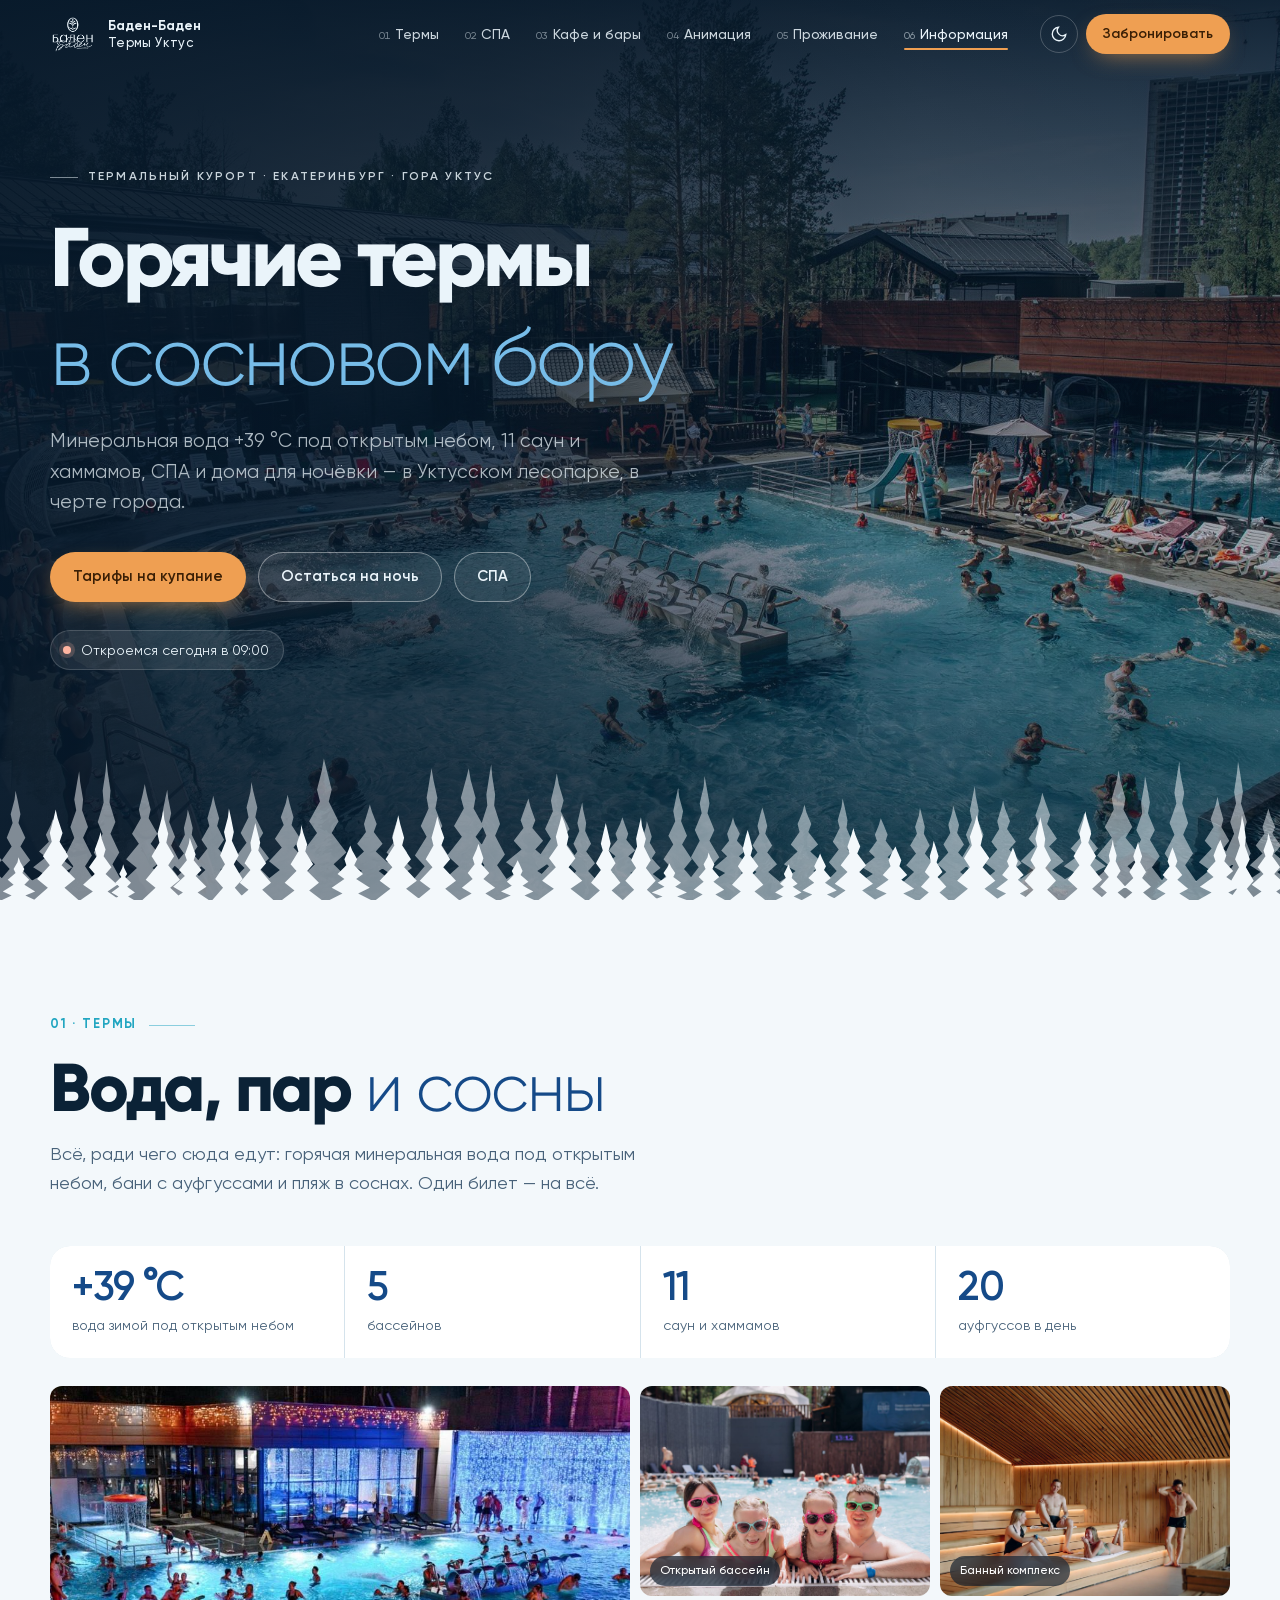
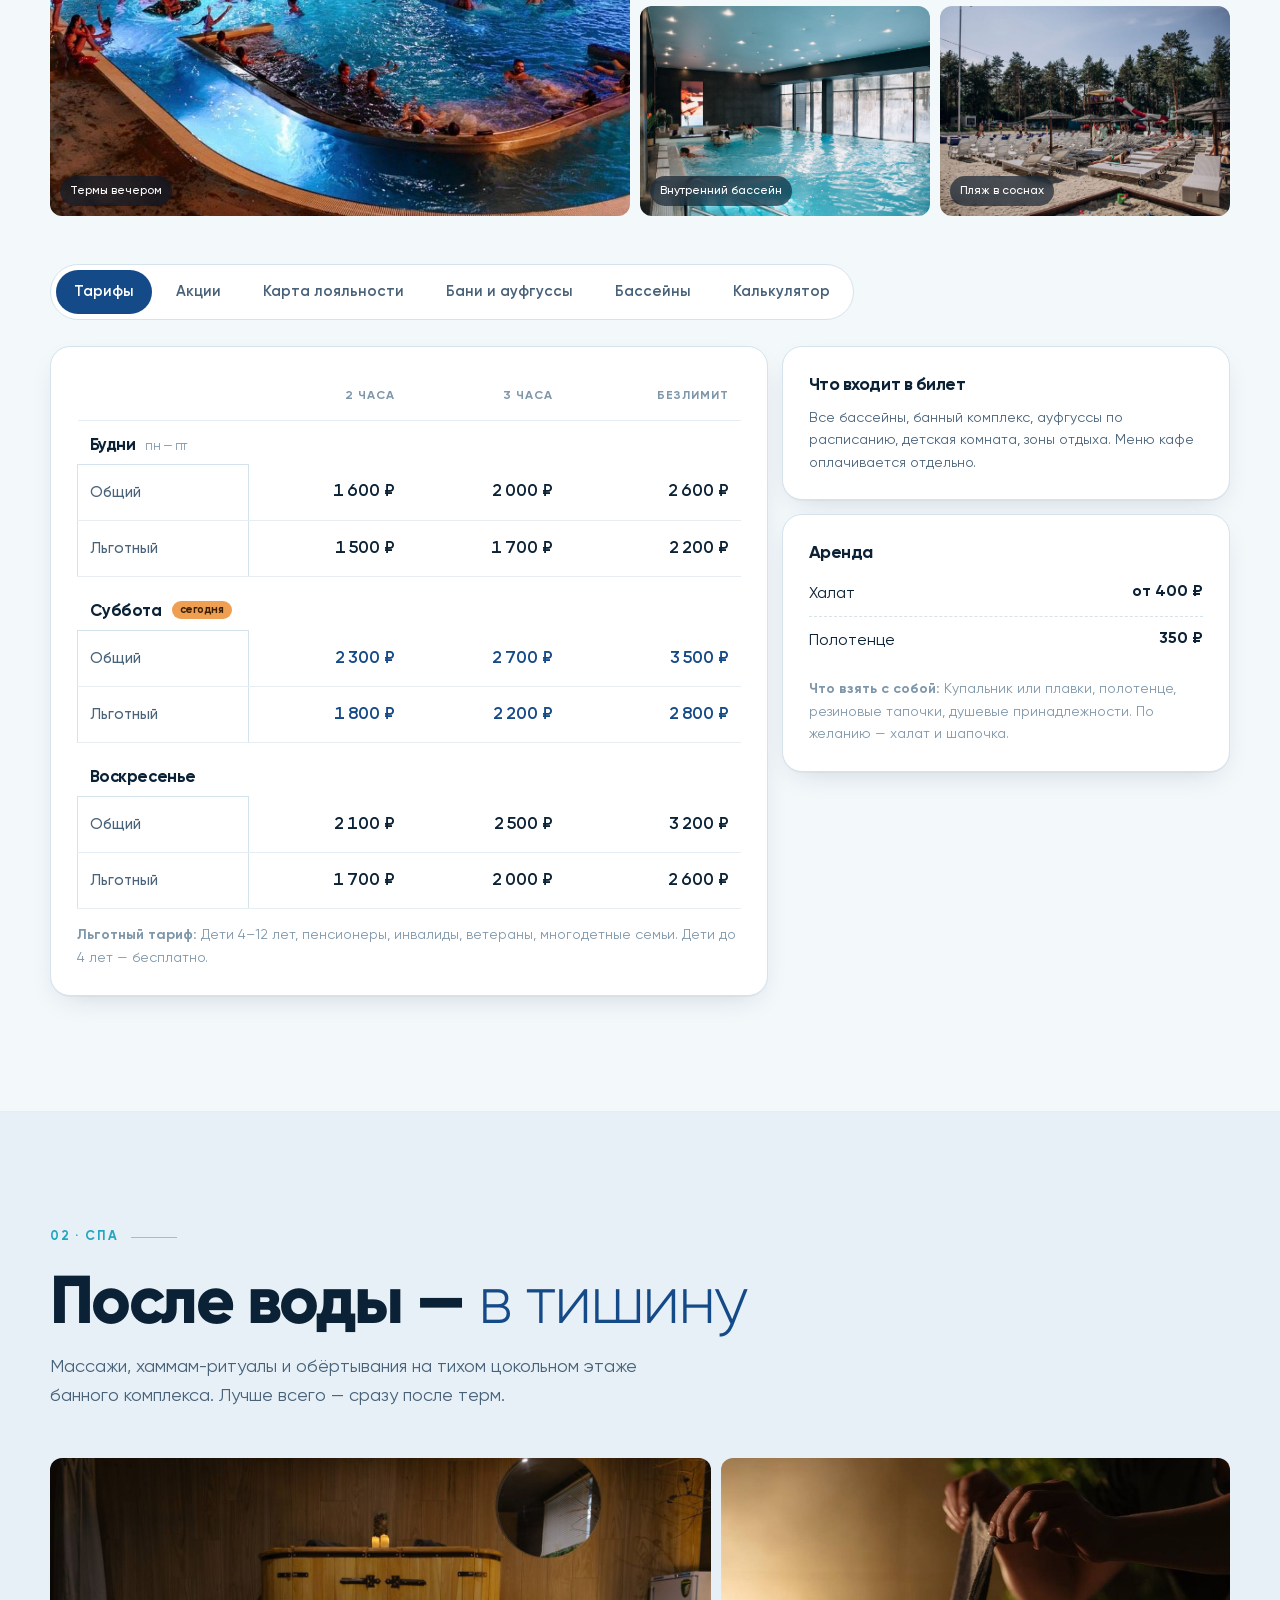
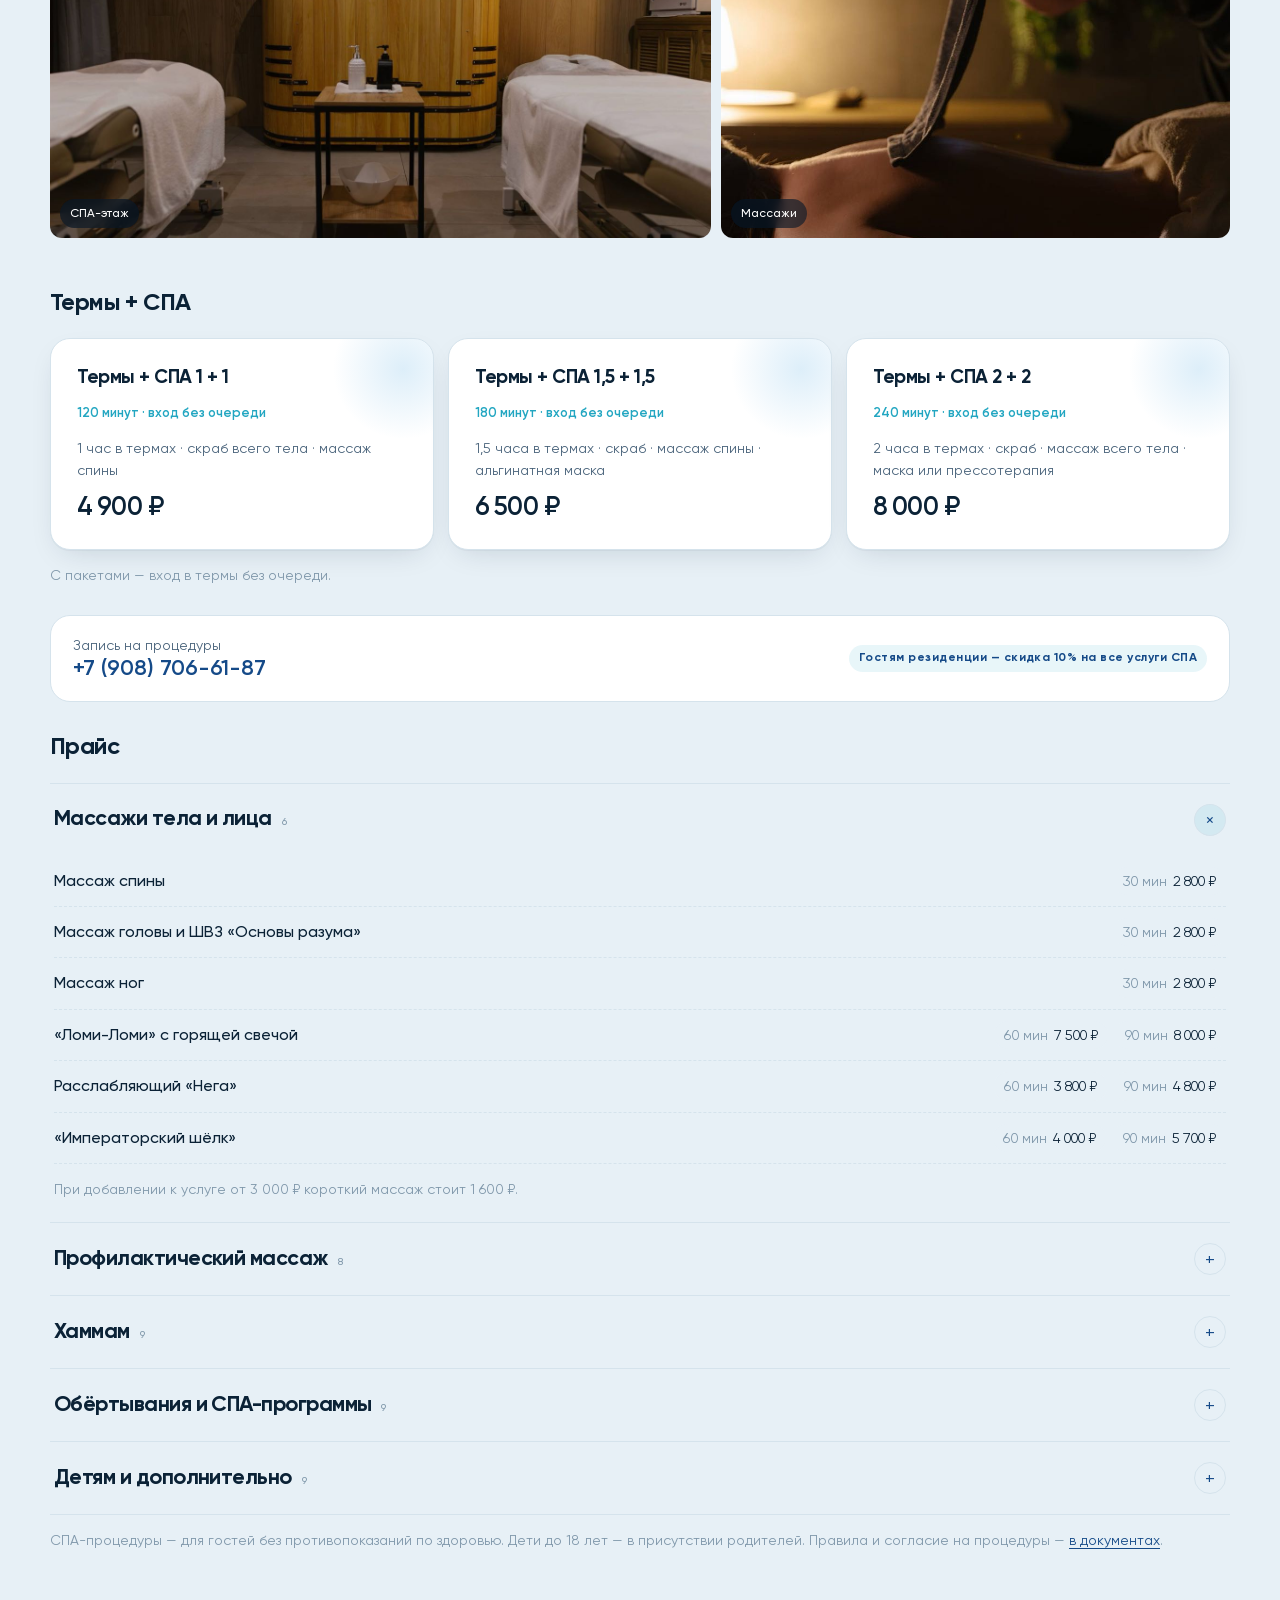
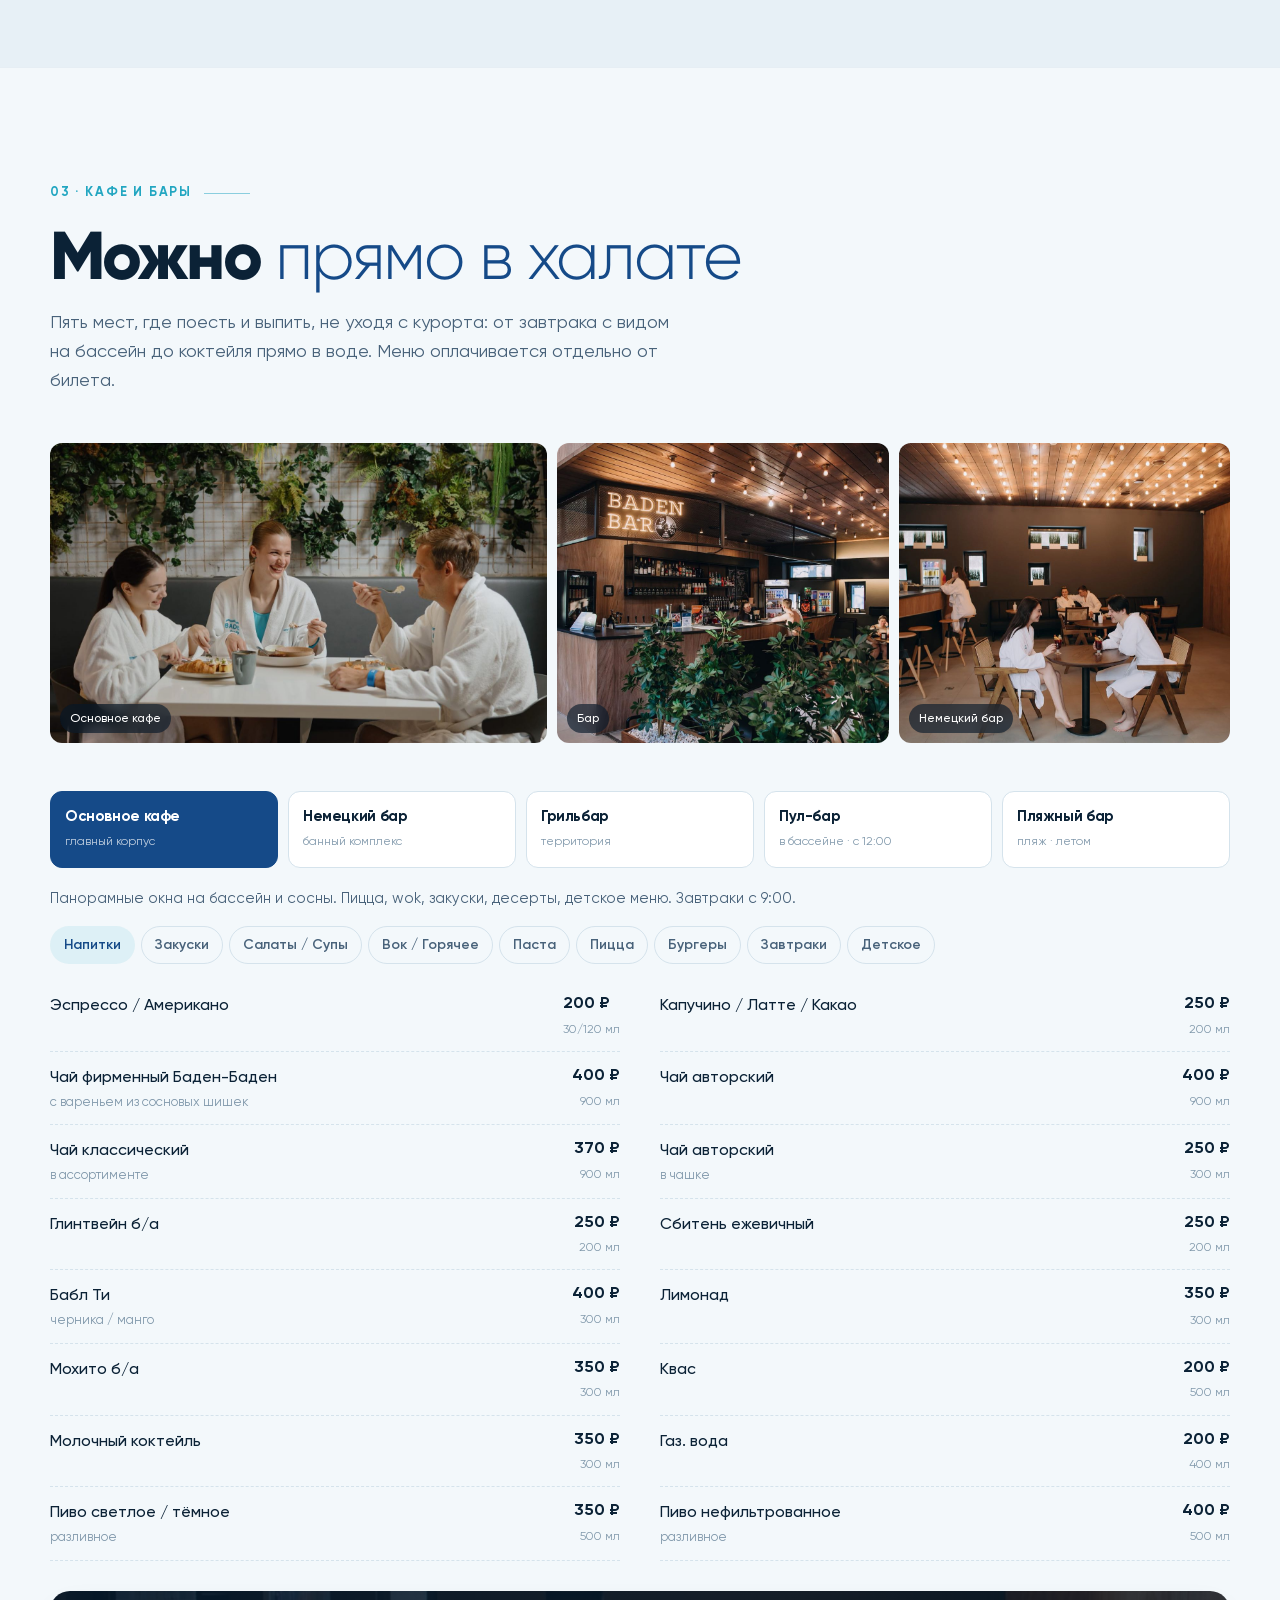
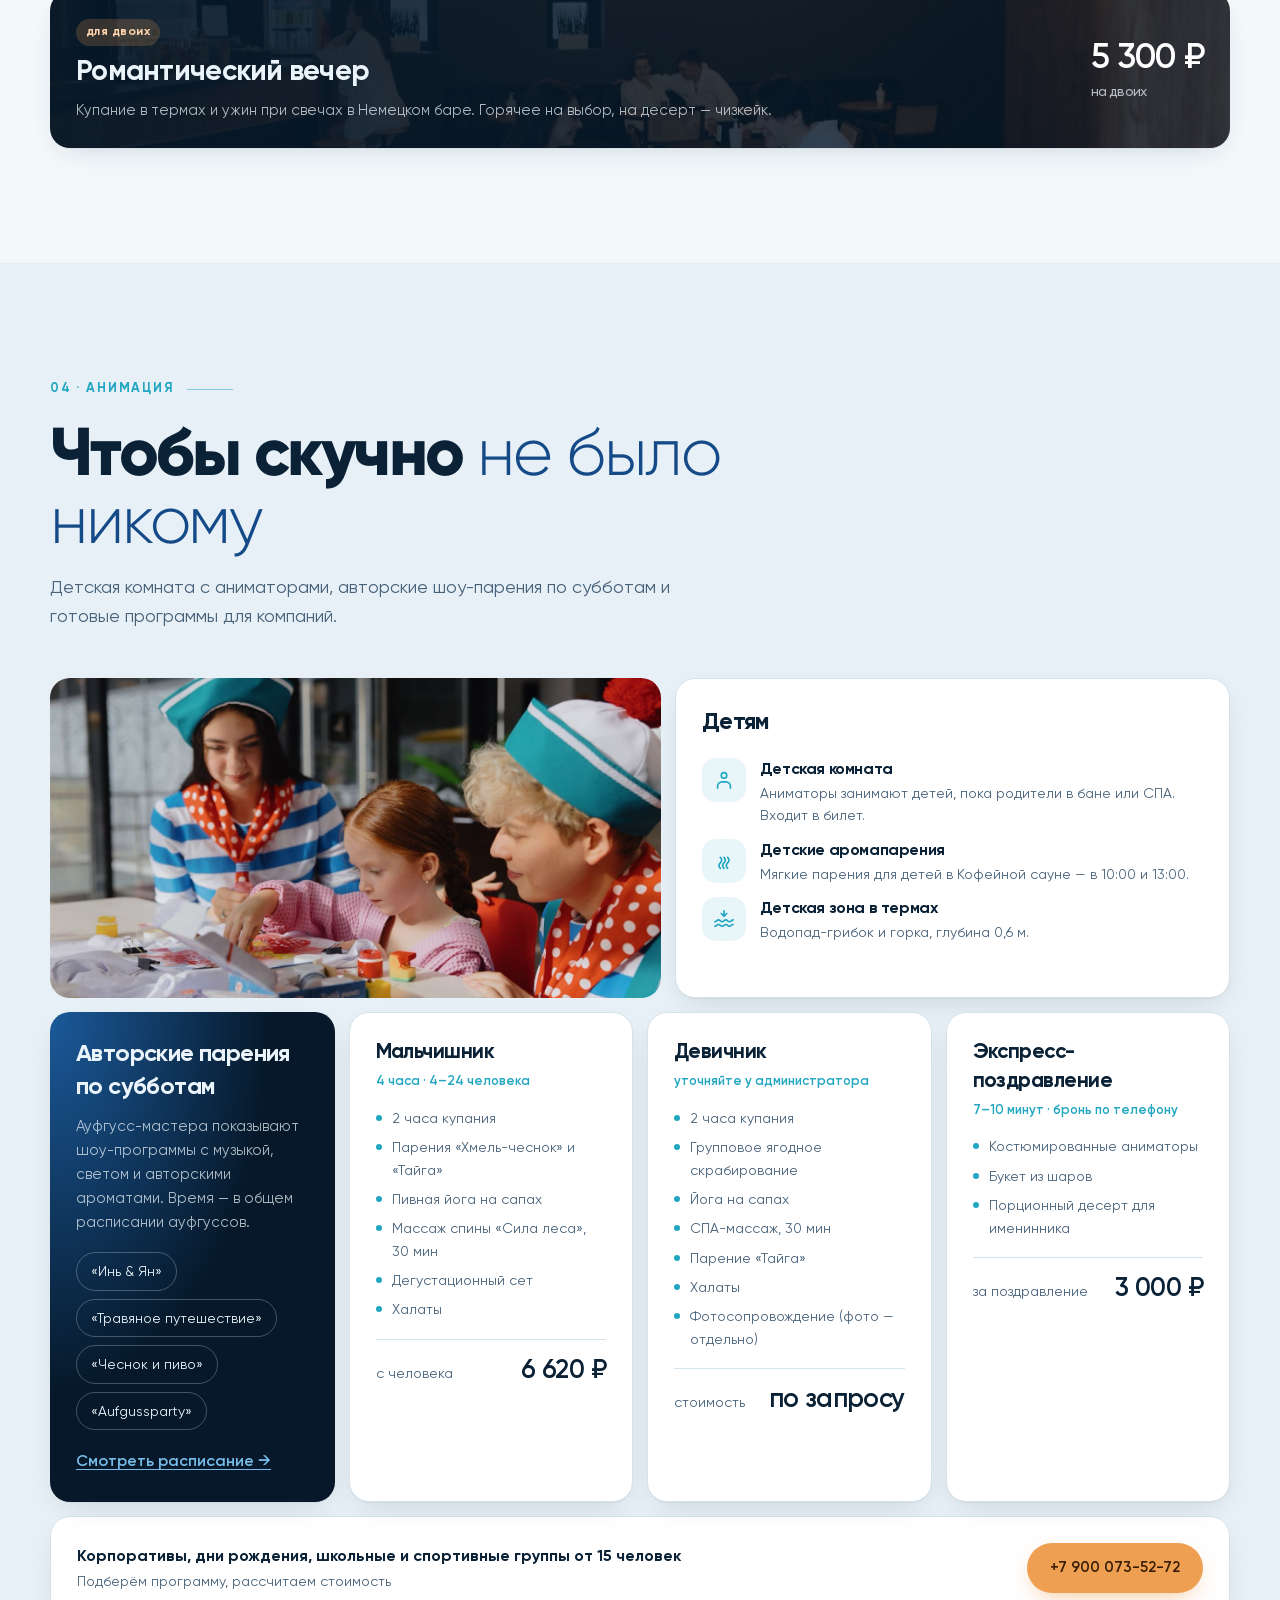
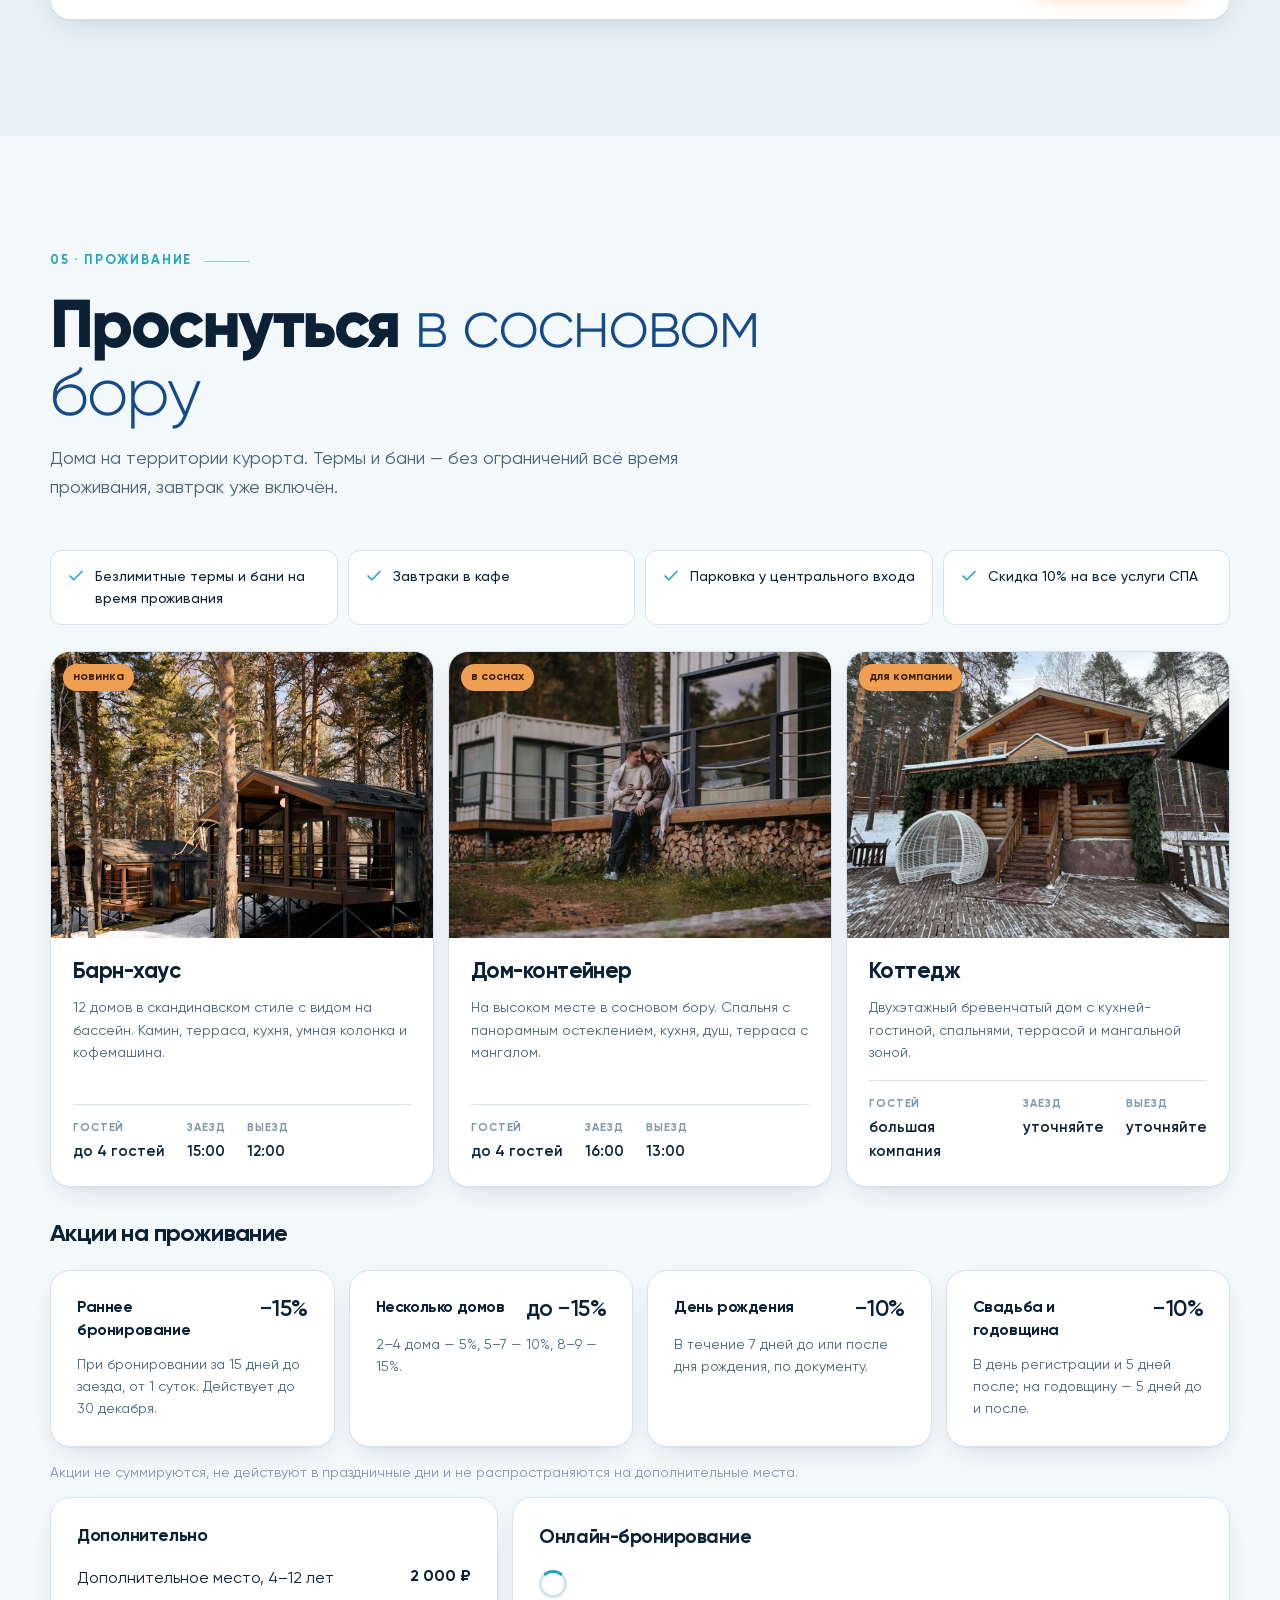
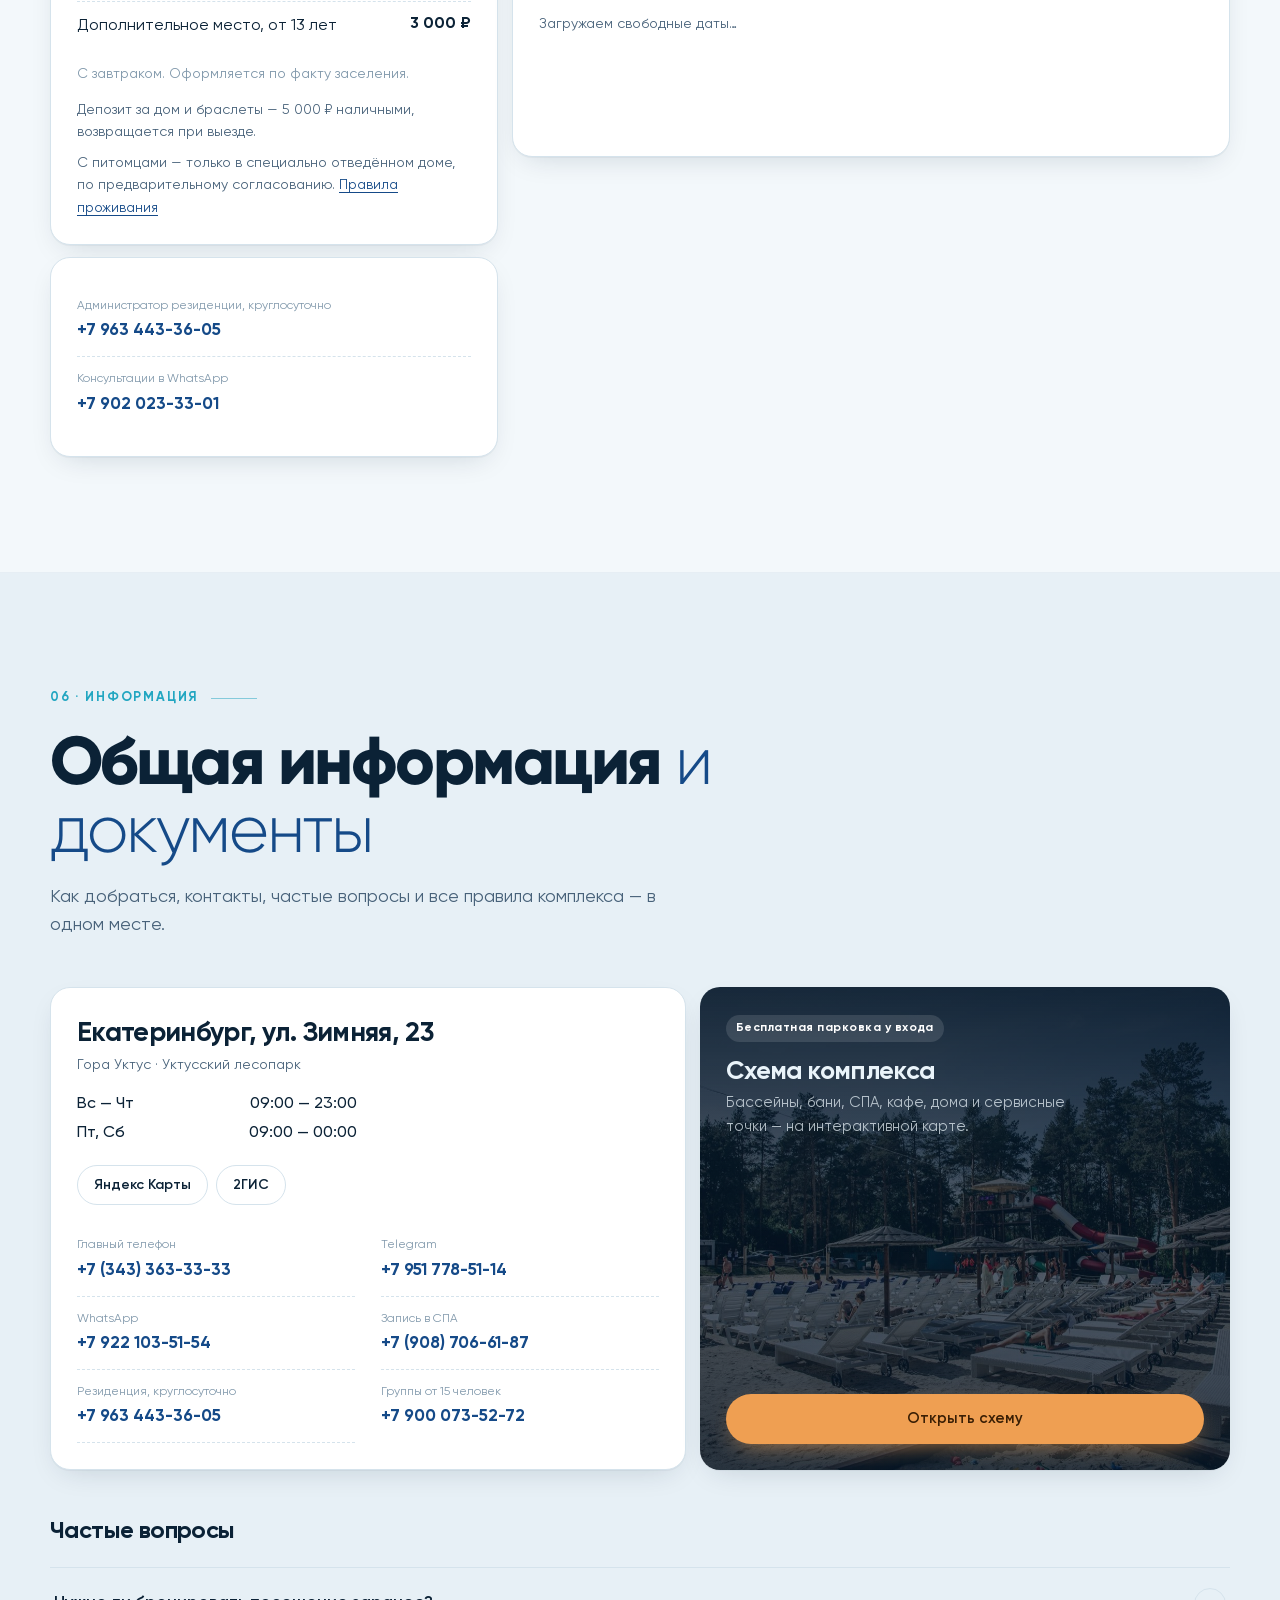
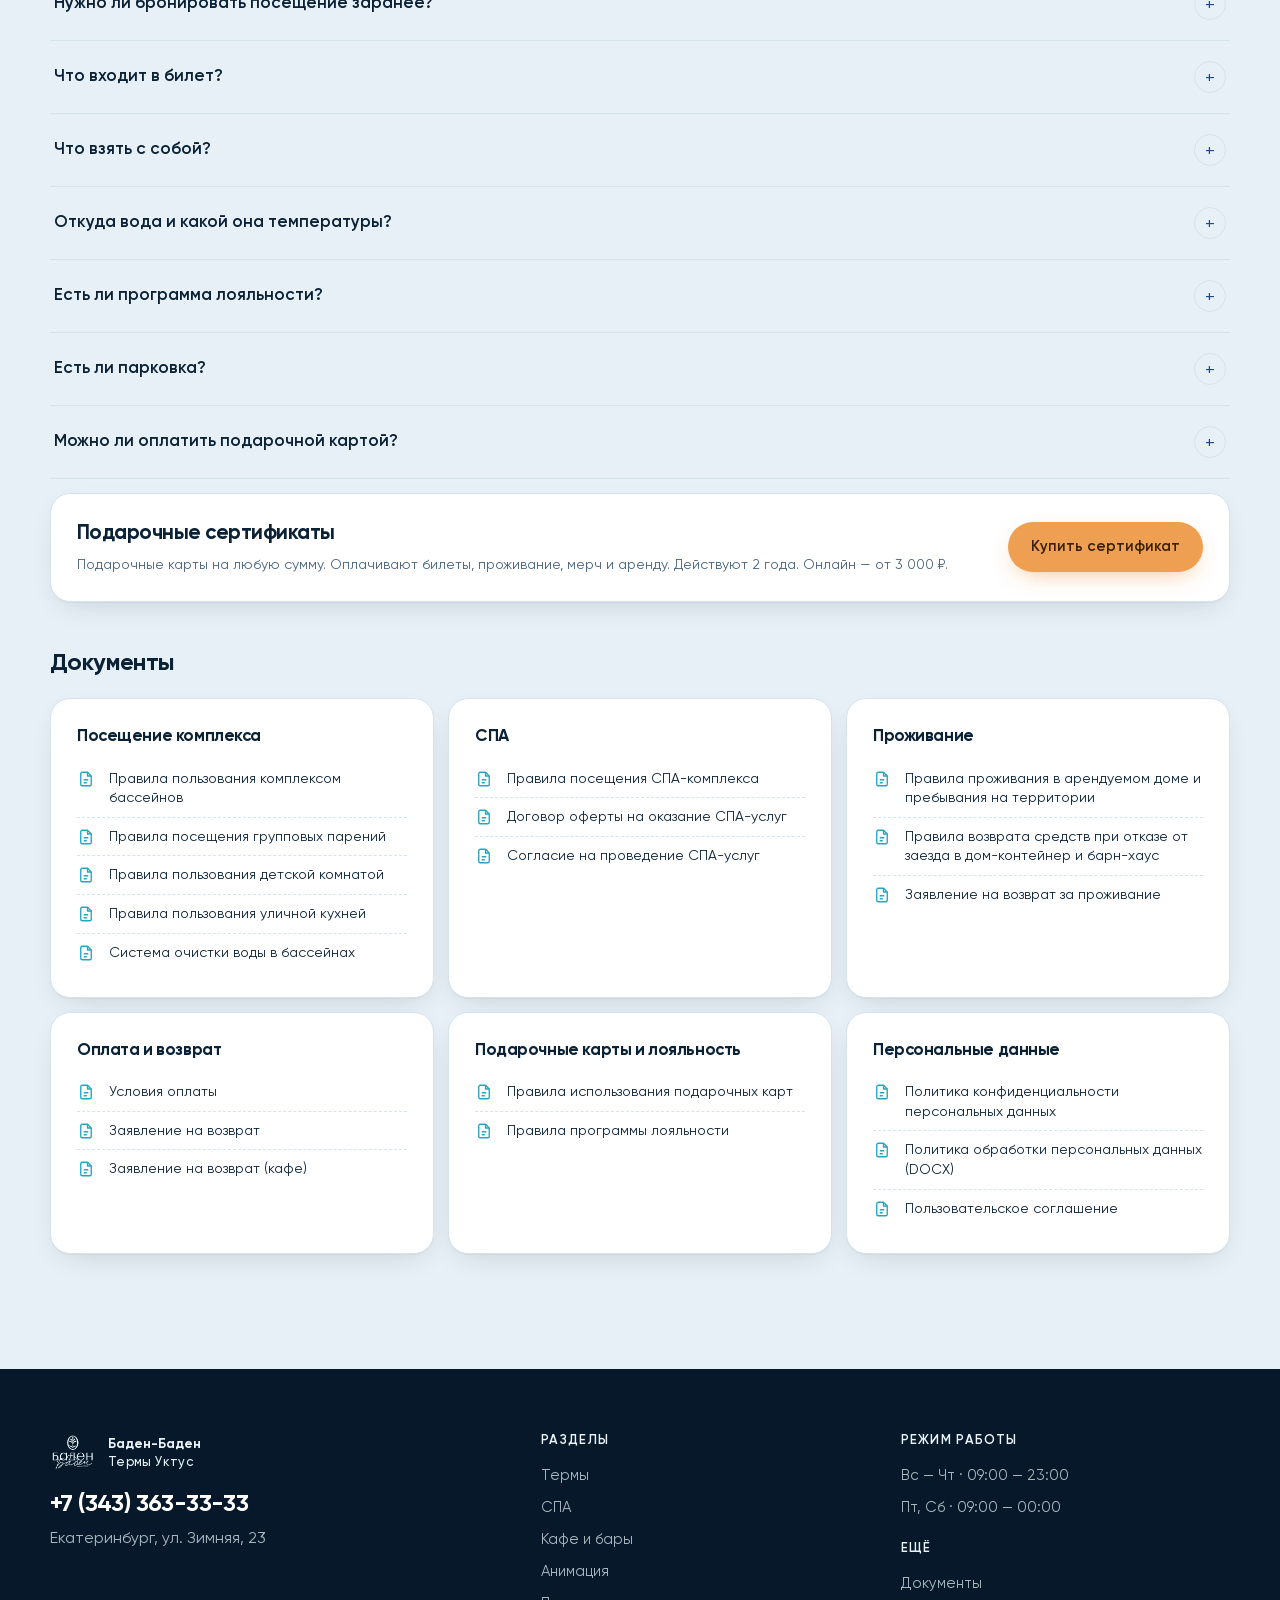
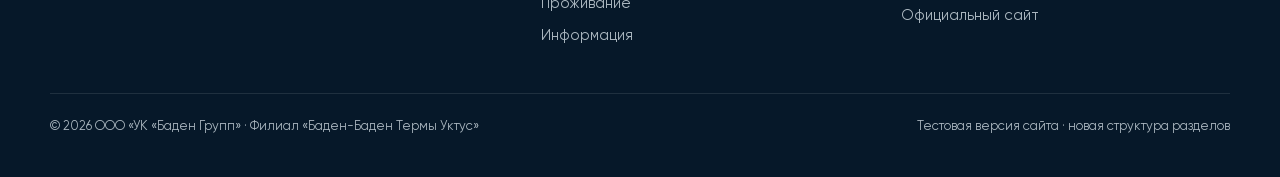
<file: index.html>
<!doctype html>
<html lang="ru" data-font="gilroy">
<head>
<meta charset="utf-8">
<meta name="viewport" content="width=device-width, initial-scale=1, viewport-fit=cover">
<title>Баден-Баден Термы Уктус — горячие термы в сосновом бору</title>
<meta name="description" content="Термальный курорт в Уктусском лесопарке, Екатеринбург: минеральная вода +39 °C под открытым небом, 11 саун и хаммамов, СПА, кафе и дома для проживания.">
<meta name="theme-color" content="#061829">
<link rel="icon" href="img/icon-192.png">
<link rel="apple-touch-icon" href="img/apple-touch-icon.png">
<link rel="preload" as="image" href="img/hero.jpg">
<link rel="preload" as="font" type="font/woff2" href="assets/fonts/gilroy-800.woff2" crossorigin>
<link rel="preload" as="font" type="font/woff2" href="assets/fonts/gilroy-400.woff2" crossorigin>
<link rel="stylesheet" href="assets/style.css?v=1023i">
<script>try{var t=localStorage.getItem('uktus-theme');if(t)document.documentElement.dataset.theme=t}catch(e){}</script>
</head>
<body>

<!-- ═══ ШАПКА ═══════════════════════════════════════════════════════ -->
<header class="top" id="top">
  <div class="wrap top-row">
    <a class="logo" href="#hero" aria-label="Баден-Баден Термы Уктус — наверх">
      <span class="logo-mark" aria-hidden="true"></span>
      <span class="logo-text"><b>Баден-Баден</b>Термы Уктус</span>
    </a>
    <nav class="nav" aria-label="Разделы">
      <a href="#termy"><small>01</small>Термы</a>
      <a href="#spa"><small>02</small>СПА</a>
      <a href="#food"><small>03</small>Кафе и бары</a>
      <a href="#anim"><small>04</small>Анимация</a>
      <a href="#stay"><small>05</small>Проживание</a>
      <a href="#info"><small>06</small>Информация</a>
    </nav>
    <div class="top-actions">
      <button class="icon-btn" id="theme" type="button" aria-label="Сменить тему">
        <svg viewBox="0 0 24 24" fill="none" stroke="currentColor" stroke-width="1.8" aria-hidden="true"><path d="M21 12.8A9 9 0 1 1 11.2 3a7 7 0 0 0 9.8 9.8z"/></svg>
      </button>
      <a class="btn btn-warm btn-sm" href="#stay-book">Забронировать</a>
    </div>
  </div>
  <nav class="chips" aria-label="Разделы">
    <a href="#termy">Термы</a><a href="#spa">СПА</a><a href="#food">Кафе и бары</a>
    <a href="#anim">Анимация</a><a href="#stay">Проживание</a><a href="#info">Информация</a>
  </nav>
</header>

<main>

<!-- ═══ HERO ════════════════════════════════════════════════════════ -->
<section class="hero" id="hero">
  <div class="hero-photo" role="img" aria-label="Открытый термальный бассейн среди сосен"></div>
  <div class="steam" aria-hidden="true"><i></i><i></i><i></i><i></i><i></i></div>
  <div class="wrap">
    <div class="hero-in">
      <span class="eyebrow">Термальный курорт · Екатеринбург · гора Уктус</span>
      <h1>Горячие термы <em>в сосновом бору</em></h1>
      <p class="lead">Минеральная вода +39&nbsp;°C под открытым небом, 11 саун и хаммамов, СПА и дома для ночёвки — в Уктусском лесопарке, в черте города.</p>
      <div class="hero-cta">
        <a class="btn btn-warm" href="#termy">Тарифы на купание</a>
        <a class="btn btn-ghost" href="#stay">Остаться на ночь</a>
        <a class="btn btn-ghost" href="#spa">СПА</a>
      </div>
      <div class="status" id="status">Режим работы</div>
    </div>
  </div>
  <svg class="pines" viewBox="0 0 1440 170" preserveAspectRatio="xMidYMax slice" aria-hidden="true">
    <path fill="currentColor" opacity=".5" d="M0 170 L0 152 L-12 152 L-12 152 L4 137 L-6 127 L5 112 L-1 103 L7 88 L5 78 L9 63 L11 54 L13 63 L17 78 L15 88 L22 103 L16 112 L28 127 L18 137 L34 152 L34 152 L28 152 L28 152 L44 137 L34 128 L45 114 L39 105 L47 90 L45 81 L49 66 L51 57 L53 66 L57 81 L55 90 L63 105 L57 114 L68 128 L58 137 L74 152 L74 152 L63 152 L63 152 L76 137 L68 128 L78 114 L73 105 L79 90 L77 81 L81 66 L82 57 L84 66 L87 81 L85 90 L92 105 L87 114 L97 128 L88 137 L102 152 L102 152 L93 152 L93 152 L111 142 L100 135 L113 125 L106 119 L116 109 L113 102 L118 92 L120 86 L122 92 L127 102 L124 109 L134 119 L127 125 L140 135 L129 142 L147 152 L147 152 L129 152 L129 152 L141 134 L133 123 L142 105 L138 94 L144 77 L142 66 L145 48 L147 37 L148 48 L151 66 L150 77 L156 94 L151 105 L160 123 L153 134 L165 152 L165 152 L157 152 L157 152 L169 132 L162 120 L171 101 L166 89 L172 69 L171 57 L174 37 L175 25 L176 37 L179 57 L178 69 L184 89 L179 101 L188 120 L181 132 L192 152 L192 152 L189 152 L189 152 L206 136 L195 127 L208 111 L201 101 L210 85 L208 76 L212 60 L214 50 L216 60 L220 76 L218 85 L227 101 L220 111 L233 127 L222 136 L240 152 L240 152 L219 152 L219 152 L231 137 L224 128 L232 113 L228 104 L234 89 L232 80 L235 65 L237 56 L238 65 L241 80 L239 89 L245 104 L241 113 L249 128 L242 137 L254 152 L254 152 L239 152 L239 152 L252 140 L244 133 L254 121 L249 114 L255 102 L254 95 L257 83 L258 76 L260 83 L263 95 L262 102 L268 114 L263 121 L273 133 L265 140 L278 152 L278 152 L261 152 L261 152 L276 138 L267 130 L278 116 L272 107 L280 93 L278 85 L282 71 L284 62 L286 71 L290 85 L288 93 L295 107 L289 116 L301 130 L291 138 L307 152 L307 152 L300 152 L300 152 L316 136 L306 126 L318 110 L312 100 L320 84 L318 74 L322 58 L323 48 L325 58 L329 74 L327 84 L335 100 L329 110 L341 126 L331 136 L347 152 L347 152 L334 152 L334 152 L352 138 L341 129 L354 115 L347 106 L356 92 L353 84 L358 70 L360 61 L362 70 L366 84 L364 92 L373 106 L366 115 L379 129 L368 138 L385 152 L385 152 L367 152 L367 152 L388 132 L375 120 L390 100 L382 88 L393 68 L390 56 L395 36 L397 24 L400 36 L405 56 L402 68 L412 88 L405 100 L420 120 L407 132 L427 152 L427 152 L418 152 L418 152 L436 139 L424 132 L438 119 L431 111 L440 99 L438 91 L442 78 L444 71 L446 78 L451 91 L448 99 L457 111 L450 119 L464 132 L453 139 L470 152 L470 152 L451 152 L451 152 L465 142 L456 136 L467 126 L461 120 L468 110 L467 103 L470 93 L472 87 L473 93 L477 103 L475 110 L482 120 L477 126 L487 136 L478 142 L492 152 L492 152 L485 152 L485 152 L500 134 L490 123 L502 104 L496 93 L504 75 L502 64 L505 46 L507 34 L509 46 L513 64 L511 75 L518 93 L512 104 L524 123 L514 134 L529 152 L529 152 L515 152 L515 152 L535 134 L523 123 L538 104 L530 93 L540 75 L537 64 L542 46 L545 34 L547 46 L552 64 L550 75 L560 93 L552 104 L567 123 L554 134 L574 152 L574 152 L548 152 L548 152 L561 133 L553 122 L563 103 L558 91 L564 72 L563 61 L566 42 L568 30 L569 42 L572 61 L571 72 L577 91 L572 103 L582 122 L574 133 L587 152 L587 152 L576 152 L576 152 L596 139 L583 130 L599 117 L591 108 L601 95 L598 87 L603 73 L606 65 L608 73 L613 87 L610 95 L621 108 L613 117 L628 130 L615 139 L635 152 L635 152 L610 152 L610 152 L627 134 L617 124 L629 106 L623 96 L631 78 L629 67 L633 50 L635 39 L637 50 L642 67 L639 78 L648 96 L641 106 L654 124 L643 134 L661 152 L661 152 L643 152 L643 152 L655 139 L647 131 L656 119 L652 111 L658 98 L656 90 L659 77 L661 69 L662 77 L665 90 L664 98 L670 111 L665 119 L674 131 L667 139 L679 152 L679 152 L675 152 L675 152 L693 141 L682 135 L695 124 L688 118 L697 107 L695 101 L700 90 L702 84 L704 90 L708 101 L706 107 L715 118 L708 124 L722 135 L710 141 L729 152 L729 152 L709 152 L709 152 L721 142 L714 136 L723 126 L718 120 L724 110 L723 104 L726 94 L727 88 L729 94 L732 104 L730 110 L736 120 L732 126 L741 136 L733 142 L746 152 L746 152 L739 152 L739 152 L753 137 L744 127 L754 112 L749 103 L756 88 L754 78 L757 63 L759 54 L760 63 L764 78 L762 88 L768 103 L763 112 L773 127 L765 137 L778 152 L778 152 L767 152 L767 152 L780 135 L772 125 L781 108 L776 97 L783 80 L781 70 L785 53 L786 42 L788 53 L791 70 L789 80 L796 97 L791 108 L801 125 L792 135 L806 152 L806 152 L790 152 L790 152 L807 141 L796 135 L809 124 L803 118 L811 108 L809 101 L813 91 L815 84 L817 91 L822 101 L819 108 L828 118 L821 124 L834 135 L823 141 L841 152 L841 152 L825 152 L825 152 L839 140 L830 132 L840 120 L835 113 L842 101 L840 93 L843 81 L845 74 L847 81 L850 93 L848 101 L855 113 L850 120 L860 132 L851 140 L865 152 L865 152 L860 152 L860 152 L879 139 L867 132 L881 119 L874 112 L883 99 L881 91 L886 79 L888 71 L890 79 L895 91 L892 99 L902 112 L894 119 L908 132 L897 139 L915 152 L915 152 L908 152 L908 152 L921 139 L913 130 L923 117 L917 109 L924 95 L922 87 L926 73 L927 65 L929 73 L932 87 L931 95 L937 109 L932 117 L942 130 L934 139 L947 152 L947 152 L941 152 L941 152 L958 142 L947 135 L960 125 L954 119 L962 108 L960 102 L964 92 L966 85 L969 92 L973 102 L971 108 L979 119 L973 125 L985 135 L975 142 L992 152 L992 152 L987 152 L987 152 L1000 140 L992 133 L1002 121 L996 113 L1003 101 L1001 94 L1005 82 L1006 74 L1008 82 L1011 94 L1010 101 L1016 113 L1011 121 L1021 133 L1013 140 L1026 152 L1026 152 L1019 152 L1019 152 L1033 140 L1024 132 L1035 120 L1030 112 L1037 100 L1035 92 L1039 79 L1040 72 L1042 79 L1046 92 L1044 100 L1051 112 L1045 120 L1056 132 L1047 140 L1062 152 L1062 152 L1044 152 L1044 152 L1056 137 L1048 127 L1057 112 L1053 102 L1059 87 L1057 77 L1060 62 L1062 52 L1063 62 L1066 77 L1065 87 L1071 102 L1066 112 L1075 127 L1068 137 L1080 152 L1080 152 L1067 152 L1067 152 L1083 139 L1073 131 L1085 117 L1079 109 L1087 96 L1085 88 L1089 75 L1091 67 L1093 75 L1098 88 L1095 96 L1104 109 L1097 117 L1110 131 L1099 139 L1116 152 L1116 152 L1102 152 L1102 152 L1122 138 L1109 129 L1124 114 L1117 106 L1127 91 L1124 82 L1129 68 L1131 59 L1134 68 L1139 82 L1136 91 L1146 106 L1138 114 L1153 129 L1141 138 L1161 152 L1161 152 L1146 152 L1146 152 L1165 141 L1153 134 L1168 123 L1160 116 L1170 105 L1167 98 L1172 86 L1174 80 L1177 86 L1181 98 L1179 105 L1188 116 L1181 123 L1196 134 L1183 141 L1203 152 L1203 152 L1180 152 L1180 152 L1200 134 L1187 123 L1202 105 L1195 94 L1204 76 L1202 65 L1207 47 L1209 36 L1211 47 L1216 65 L1214 76 L1223 94 L1216 105 L1231 123 L1218 134 L1238 152 L1238 152 L1217 152 L1217 152 L1230 135 L1222 124 L1232 107 L1227 97 L1233 80 L1232 69 L1235 52 L1236 42 L1238 52 L1241 69 L1239 80 L1246 97 L1241 107 L1251 124 L1243 135 L1256 152 L1256 152 L1251 152 L1251 152 L1264 133 L1256 121 L1266 102 L1261 90 L1268 70 L1266 59 L1269 39 L1271 27 L1272 39 L1276 59 L1274 70 L1280 90 L1275 102 L1285 121 L1277 133 L1290 152 L1290 152 L1285 152 L1285 152 L1302 138 L1291 130 L1304 116 L1297 108 L1306 94 L1303 86 L1308 72 L1310 63 L1312 72 L1316 86 L1314 94 L1322 108 L1316 116 L1328 130 L1318 138 L1334 152 L1334 152 L1314 152 L1314 152 L1326 133 L1318 121 L1327 101 L1323 89 L1329 70 L1327 58 L1330 38 L1331 27 L1333 38 L1336 58 L1334 70 L1340 89 L1336 101 L1344 121 L1337 133 L1349 152 L1349 152 L1336 152 L1336 152 L1354 140 L1343 133 L1356 121 L1349 113 L1358 101 L1356 94 L1360 82 L1362 75 L1364 82 L1369 94 L1366 101 L1375 113 L1368 121 L1382 133 L1371 140 L1388 152 L1388 152 L1380 152 L1380 152 L1397 140 L1386 132 L1399 120 L1392 112 L1401 100 L1398 92 L1403 80 L1405 72 L1407 80 L1411 92 L1409 100 L1417 112 L1411 120 L1423 132 L1413 140 L1429 152 L1429 152 L1410 152 L1410 152 L1428 142 L1417 136 L1430 126 L1423 120 L1432 110 L1430 103 L1434 93 L1437 87 L1439 93 L1443 103 L1441 110 L1450 120 L1443 126 L1456 136 L1445 142 L1463 152 L1463 152 L1443 152 L1443 152 L1460 134 L1449 123 L1462 104 L1456 93 L1464 75 L1462 64 L1466 45 L1468 34 L1470 45 L1474 64 L1472 75 L1480 93 L1473 104 L1486 123 L1475 134 L1492 152 L1492 152 L1440 152 L1440 170Z"/>
    <path fill="currentColor" d="M0 170 L0 171 L-12 171 L-12 171 L0 157 L-7 148 L2 134 L-3 125 L3 111 L2 103 L5 88 L6 80 L8 88 L11 103 L9 111 L16 125 L11 134 L20 148 L12 157 L25 171 L25 171 L14 171 L14 171 L24 163 L18 158 L25 149 L21 144 L27 136 L25 131 L28 122 L29 117 L30 122 L33 131 L31 136 L37 144 L33 149 L40 158 L34 163 L44 171 L44 171 L39 171 L39 171 L49 164 L43 159 L51 151 L47 147 L52 139 L51 135 L53 127 L55 123 L56 127 L58 135 L57 139 L62 147 L58 151 L66 159 L60 164 L70 171 L70 171 L63 171 L63 171 L78 164 L69 160 L80 153 L74 148 L82 141 L80 137 L84 130 L85 125 L87 130 L91 137 L89 141 L96 148 L91 153 L102 160 L92 164 L107 171 L107 171 L98 171 L98 171 L115 156 L104 147 L117 133 L110 124 L119 109 L117 100 L121 85 L123 76 L125 85 L130 100 L127 109 L136 124 L129 133 L143 147 L132 156 L149 171 L149 171 L145 171 L145 171 L161 160 L151 153 L163 142 L157 135 L165 124 L163 117 L167 106 L169 99 L170 106 L174 117 L172 124 L180 135 L174 142 L186 153 L176 160 L192 171 L192 171 L177 171 L177 171 L187 165 L180 161 L188 155 L184 151 L190 145 L188 142 L191 136 L192 132 L193 136 L196 142 L194 145 L200 151 L196 155 L204 161 L197 165 L207 171 L207 171 L209 171 L209 171 L225 156 L215 148 L227 133 L221 124 L229 110 L227 101 L231 86 L233 77 L234 86 L238 101 L236 110 L244 124 L238 133 L250 148 L240 156 L256 171 L256 171 L238 171 L238 171 L253 161 L243 155 L255 144 L249 138 L257 128 L255 122 L259 111 L260 105 L262 111 L266 122 L264 128 L272 138 L266 144 L277 155 L268 161 L283 171 L283 171 L281 171 L281 171 L294 156 L286 147 L296 132 L291 123 L297 108 L295 99 L299 84 L300 75 L302 84 L305 99 L303 108 L310 123 L305 132 L314 147 L306 156 L319 171 L319 171 L305 171 L305 171 L320 158 L311 151 L322 138 L316 131 L323 118 L322 110 L325 98 L327 90 L329 98 L332 110 L330 118 L338 131 L332 138 L343 151 L334 158 L348 171 L348 171 L351 171 L351 171 L367 159 L357 151 L369 139 L363 132 L371 119 L369 112 L373 100 L374 92 L376 100 L380 112 L378 119 L386 132 L380 139 L392 151 L382 159 L398 171 L398 171 L398 171 L398 171 L416 162 L405 156 L418 147 L411 142 L420 133 L418 127 L422 118 L424 113 L426 118 L431 127 L428 133 L437 142 L430 147 L444 156 L432 162 L450 171 L450 171 L447 171 L447 171 L465 157 L454 149 L467 135 L460 127 L469 113 L467 105 L471 91 L473 82 L475 91 L479 105 L477 113 L486 127 L479 135 L492 149 L481 157 L499 171 L499 171 L489 171 L489 171 L506 157 L495 149 L508 135 L501 127 L509 113 L507 105 L511 91 L513 83 L515 91 L520 105 L517 113 L526 127 L519 135 L532 149 L521 157 L538 171 L538 171 L532 171 L532 171 L548 162 L538 156 L549 147 L544 141 L551 132 L549 126 L553 117 L555 111 L557 117 L560 126 L558 132 L566 141 L560 147 L572 156 L562 162 L577 171 L577 171 L572 171 L572 171 L588 164 L578 160 L589 154 L584 150 L591 143 L589 139 L593 132 L595 128 L597 132 L600 139 L598 143 L606 150 L600 154 L611 160 L602 164 L617 171 L617 171 L613 171 L613 171 L632 157 L620 149 L634 135 L627 126 L636 113 L634 104 L638 90 L640 82 L643 90 L647 104 L645 113 L654 126 L647 135 L661 149 L649 157 L667 171 L667 171 L665 171 L665 171 L679 159 L670 151 L680 138 L675 131 L682 118 L680 111 L683 98 L685 90 L687 98 L690 111 L688 118 L695 131 L690 138 L700 151 L691 159 L705 171 L705 171 L700 171 L700 171 L714 158 L705 149 L716 136 L711 128 L717 114 L716 106 L719 93 L721 84 L722 93 L726 106 L724 114 L731 128 L726 136 L736 149 L727 158 L741 171 L741 171 L726 171 L726 171 L743 165 L732 161 L745 155 L738 151 L747 145 L744 141 L748 135 L750 131 L752 135 L756 141 L754 145 L762 151 L756 155 L768 161 L758 165 L774 171 L774 171 L770 171 L770 171 L784 163 L775 158 L785 150 L780 145 L787 137 L785 132 L789 125 L790 120 L792 125 L796 132 L794 137 L801 145 L795 150 L806 158 L797 163 L811 171 L811 171 L809 171 L809 171 L823 160 L814 153 L825 141 L820 134 L827 123 L825 116 L828 104 L830 97 L832 104 L835 116 L833 123 L841 134 L835 141 L846 153 L837 160 L851 171 L851 171 L854 171 L854 171 L866 165 L858 161 L867 155 L863 152 L869 146 L867 142 L870 136 L872 132 L873 136 L876 142 L875 146 L881 152 L876 155 L885 161 L877 165 L890 171 L890 171 L881 171 L881 171 L896 163 L886 159 L898 151 L892 146 L900 138 L898 134 L902 126 L904 121 L906 126 L910 134 L908 138 L915 146 L909 151 L921 159 L911 163 L927 171 L927 171 L912 171 L912 171 L930 159 L919 152 L932 140 L925 133 L934 121 L932 114 L936 102 L938 95 L940 102 L945 114 L942 121 L951 133 L944 140 L958 152 L947 159 L964 171 L964 171 L955 171 L955 171 L972 162 L961 157 L974 148 L968 143 L976 134 L974 128 L978 119 L981 114 L983 119 L987 128 L985 134 L993 143 L987 148 L1000 157 L989 162 L1006 171 L1006 171 L1003 171 L1003 171 L1015 161 L1007 155 L1016 145 L1011 140 L1017 130 L1016 124 L1019 114 L1020 108 L1022 114 L1025 124 L1023 130 L1029 140 L1024 145 L1033 155 L1026 161 L1038 171 L1038 171 L1038 171 L1038 171 L1055 157 L1044 149 L1057 135 L1051 126 L1059 113 L1057 104 L1062 90 L1064 82 L1066 90 L1070 104 L1068 113 L1077 126 L1070 135 L1083 149 L1072 157 L1090 171 L1090 171 L1079 171 L1079 171 L1094 162 L1084 157 L1096 148 L1090 143 L1097 134 L1095 129 L1099 120 L1101 115 L1103 120 L1106 129 L1104 134 L1112 143 L1106 148 L1117 157 L1108 162 L1123 171 L1123 171 L1108 171 L1108 171 L1122 158 L1113 149 L1124 136 L1119 128 L1126 114 L1124 106 L1127 93 L1129 84 L1131 93 L1134 106 L1133 114 L1140 128 L1134 136 L1145 149 L1136 158 L1150 171 L1150 171 L1151 171 L1151 171 L1167 157 L1157 148 L1169 133 L1163 124 L1171 110 L1169 101 L1173 87 L1175 78 L1177 87 L1181 101 L1178 110 L1186 124 L1180 133 L1192 148 L1182 157 L1198 171 L1198 171 L1186 171 L1186 171 L1197 161 L1190 155 L1199 145 L1194 139 L1200 129 L1199 123 L1202 113 L1203 107 L1204 113 L1207 123 L1206 129 L1211 139 L1207 145 L1216 155 L1208 161 L1220 171 L1220 171 L1211 171 L1211 171 L1223 161 L1215 155 L1224 146 L1220 140 L1226 130 L1224 124 L1227 115 L1229 109 L1230 115 L1233 124 L1231 130 L1237 140 L1233 146 L1242 155 L1234 161 L1246 171 L1246 171 L1243 171 L1243 171 L1257 162 L1248 157 L1259 148 L1254 143 L1261 134 L1259 129 L1262 120 L1264 115 L1266 120 L1269 129 L1267 134 L1274 143 L1269 148 L1280 157 L1271 162 L1285 171 L1285 171 L1286 171 L1286 171 L1304 161 L1292 155 L1306 145 L1299 139 L1308 129 L1306 123 L1310 113 L1313 107 L1315 113 L1319 123 L1317 129 L1326 139 L1319 145 L1333 155 L1321 161 L1339 171 L1339 171 L1320 171 L1320 171 L1330 157 L1324 149 L1332 135 L1328 127 L1333 113 L1331 105 L1334 91 L1335 82 L1337 91 L1339 105 L1338 113 L1343 127 L1339 135 L1347 149 L1340 157 L1351 171 L1351 171 L1339 171 L1339 171 L1355 160 L1345 153 L1357 142 L1351 135 L1359 124 L1357 118 L1361 107 L1362 100 L1364 107 L1368 118 L1366 124 L1374 135 L1368 142 L1380 153 L1370 160 L1386 171 L1386 171 L1374 171 L1374 171 L1391 165 L1381 161 L1393 155 L1387 151 L1395 145 L1393 142 L1397 136 L1399 132 L1401 136 L1405 142 L1403 145 L1411 151 L1405 155 L1417 161 L1407 165 L1423 171 L1423 171 L1407 171 L1407 171 L1421 165 L1412 161 L1423 155 L1417 151 L1424 145 L1423 141 L1426 135 L1428 132 L1429 135 L1433 141 L1431 145 L1438 151 L1433 155 L1443 161 L1434 165 L1448 171 L1448 171 L1449 171 L1449 171 L1461 164 L1453 159 L1462 152 L1458 148 L1464 141 L1462 136 L1465 129 L1467 125 L1468 129 L1471 136 L1469 141 L1475 148 L1471 152 L1480 159 L1472 164 L1484 171 L1484 171 L1440 171 L1440 170Z"/>
  </svg>
</section>


<!-- ═══ 01 ТЕРМЫ ════════════════════════════════════════════════════ -->
<section class="sec" id="termy">
  <div class="wrap">
    <header class="sec-head rv">
      <span class="sec-num">01 · Термы</span>
      <h2>Вода, пар <em>и сосны</em></h2>
      <p class="sec-lead">Всё, ради чего сюда едут: горячая минеральная вода под открытым небом, бани с ауфгуссами и пляж в соснах. Один билет — на всё.</p>
    </header>

    <div class="facts rv" id="termy-facts"></div>

    <div class="mosaic rv">
      <figure><img src="img/termy-night.jpg" alt="Термальный бассейн вечером с подсветкой" loading="lazy"><figcaption>Термы вечером</figcaption></figure>
      <figure><img src="img/termy-outdoor.jpg" alt="Гости в открытом бассейне" loading="lazy"><figcaption>Открытый бассейн</figcaption></figure>
      <figure><img src="img/termy-sauna.jpg" alt="Сауна с деревянными полками" loading="lazy"><figcaption>Банный комплекс</figcaption></figure>
      <figure><img src="img/termy-indoor.jpg" alt="Внутренний бассейн с панорамными окнами" loading="lazy"><figcaption>Внутренний бассейн</figcaption></figure>
      <figure><img src="img/termy-beach.jpg" alt="Пляж с шезлонгами среди сосен" loading="lazy"><figcaption>Пляж в соснах</figcaption></figure>
    </div>

    <div class="tabs" role="tablist" aria-label="Термы" data-tabs="termy">
      <button class="tab" role="tab" aria-selected="true" aria-controls="t-price" id="tb-price">Тарифы</button>
      <button class="tab" role="tab" aria-selected="false" aria-controls="t-promo" id="tb-promo">Акции</button>
      <button class="tab" role="tab" aria-selected="false" aria-controls="t-loyal" id="tb-loyal">Карта лояльности</button>
      <button class="tab" role="tab" aria-selected="false" aria-controls="t-bath" id="tb-bath">Бани и ауфгуссы</button>
      <button class="tab" role="tab" aria-selected="false" aria-controls="t-pools" id="tb-pools">Бассейны</button>
      <button class="tab" role="tab" aria-selected="false" aria-controls="t-calc" id="tb-calc">Калькулятор</button>
    </div>

    <!-- Тарифы -->
    <div class="panel" role="tabpanel" id="t-price" aria-labelledby="tb-price">
      <div class="tariff-wrap">
        <div class="card">
          <table class="tariff" id="tariff-table"></table>
          <p class="note" id="lgot-who"></p>
        </div>
        <div class="grid">
          <div class="card">
            <h3 class="sub-h" style="font-size:22px;margin-bottom:8px">Что входит в билет</h3>
            <p class="muted small" id="termy-included"></p>
          </div>
          <div class="card">
            <h3 class="sub-h" style="font-size:22px;margin-bottom:4px">Аренда</h3>
            <div id="termy-rent"></div>
            <p class="note" id="termy-bring"></p>
          </div>
        </div>
      </div>
    </div>

    <!-- Акции -->
    <div class="panel" role="tabpanel" id="t-promo" aria-labelledby="tb-promo" hidden>
      <a class="loyal-strip" href="#termy" data-open-tab="tb-loyal">
        <span class="loyal-strip-pct">до −20%</span>
        <span><b>Ходите часто?</b> По карте лояльности скидка на билет растёт с каждым визитом в месяце</span>
        <span class="loyal-strip-go">Подробнее →</span>
      </a>
      <div class="grid g3" id="promo-grid"></div>
      <div class="passes" id="passes"></div>
      <p class="note">Акции не суммируются друг с другом и с картой лояльности, не действуют в праздничные дни. Выгодный вариант для вашей компании подберёт калькулятор.</p>
    </div>

    <!-- Карта лояльности -->
    <div class="panel" role="tabpanel" id="t-loyal" aria-labelledby="tb-loyal" hidden>
      <div class="loyal" id="loyal"></div>
    </div>

    <!-- Бани -->
    <div class="panel" role="tabpanel" id="t-bath" aria-labelledby="tb-bath" hidden>
      <div class="saunas" id="sauna-grid"></div>
      <div class="sched-head">
        <h3 class="sub-h" style="margin:0">Расписание ауфгуссов</h3>
        <div class="seg" role="group" aria-label="День">
          <button type="button" data-day="usual" aria-pressed="true">Обычный день</button>
          <button type="button" data-day="sat" aria-pressed="false">Суббота · авторские</button>
        </div>
      </div>
      <div class="rail" id="aufguss-rail" tabindex="0" aria-label="Расписание ауфгуссов, прокрутите вбок"></div>
      <p class="note" id="aufguss-note"></p>
    </div>

    <!-- Бассейны -->
    <div class="panel" role="tabpanel" id="t-pools" aria-labelledby="tb-pools" hidden>
      <div class="card" id="pool-list"></div>
      <div class="water" id="water-note"></div>
    </div>

    <!-- Калькулятор -->
    <div class="panel" role="tabpanel" id="t-calc" aria-labelledby="tb-calc" hidden>
      <div class="calc">
        <div class="card">
          <form id="calc" onsubmit="return false">
            <label class="field"><span>День</span>
              <select name="day">
                <option value="weekday">Понедельник — пятница</option>
                <option value="wednesday">Среда</option>
                <option value="saturday">Суббота</option>
                <option value="sunday">Воскресенье</option>
              </select></label>
            <label class="field"><span>Время входа</span>
              <select name="time">
                <option value="morning">09:00 — 12:00</option>
                <option value="day" selected>12:00 — 16:00</option>
                <option value="evening">16:00 — 20:45</option>
                <option value="late">после 20:45</option>
              </select></label>
            <div class="field"><span>Взрослых</span>
              <div class="stepper"><button type="button" data-step="adults:-1" aria-label="Меньше взрослых">−</button><output name="adults">2</output><button type="button" data-step="adults:1" aria-label="Больше взрослых">+</button></div></div>
            <div class="field"><span>Детей 4–12 лет</span>
              <div class="stepper"><button type="button" data-step="kids:-1" aria-label="Меньше детей">−</button><output name="kids">1</output><button type="button" data-step="kids:1" aria-label="Больше детей">+</button></div></div>
            <label class="field"><span>Длительность</span>
              <select name="hours"><option value="2">2 часа</option><option value="3" selected>3 часа</option><option value="u">Безлимит</option></select></label>
            <label class="field"><span>Категория взрослых</span>
              <select name="cat"><option value="general">Общая</option><option value="lgot">Льготная</option></select></label>
            <label class="field wide"><span>Карта лояльности</span>
              <select name="loyal">
                <option value="0">Нет карты</option>
                <option value="5">1-й визит в этом месяце · −5%</option>
                <option value="10">2-й визит · −10%</option>
                <option value="15">3-й визит · −15%</option>
                <option value="20">4-й и далее · −20%</option>
              </select></label>
            <div class="field wide"><span>Дополнительно</span>
              <div class="checks">
                <label class="check"><input type="checkbox" name="bday"> День рождения — сегодня, 2 дня до или после</label>
                <label class="check"><input type="checkbox" name="student"> Студент очного отделения</label>
              </div></div>
          </form>
        </div>
        <div class="card result" aria-live="polite">
          <div>
            <div class="lbl">Итого за компанию</div>
            <div class="sum" id="calc-sum">—</div>
            <div class="line" id="calc-line"></div>
          </div>
          <div class="applied" id="calc-applied"></div>
        </div>
      </div>
    </div>
  </div>
</section>


<!-- ═══ 02 СПА ══════════════════════════════════════════════════════ -->
<section class="sec alt" id="spa">
  <div class="wrap">
    <header class="sec-head rv">
      <span class="sec-num">02 · СПА</span>
      <h2>После воды — <em>в тишину</em></h2>
      <p class="sec-lead">Массажи, хаммам-ритуалы и обёртывания на тихом цокольном этаже банного комплекса. Лучше всего — сразу после терм.</p>
    </header>

    <div class="mosaic m2 rv">
      <figure><img src="img/spa-1.jpg" alt="Кабинет СПА с фитобочкой" loading="lazy"><figcaption>СПА-этаж</figcaption></figure>
      <figure><img src="img/spa-2.jpg" alt="Массаж" loading="lazy" style="object-position:50% 30%"><figcaption>Массажи</figcaption></figure>
    </div>

    <h3 class="sub-h rv">Термы + СПА</h3>
    <div class="pkgs rv" id="spa-pkgs"></div>
    <p class="note" id="spa-pkgs-note"></p>

    <div class="spa-bar rv">
      <div>
        <div class="small">Запись на процедуры</div>
        <a href="" id="spa-phone" style="font:600 22px var(--display);text-decoration:none"></a>
      </div>
      <span class="tag" id="spa-resident"></span>
    </div>

    <h3 class="sub-h rv">Прайс</h3>
    <div class="acc rv" id="spa-acc"></div>
    <p class="note"><span id="spa-rules"></span> Правила и согласие на процедуры — <a href="#docs">в документах</a>.</p>
  </div>
</section>


<!-- ═══ 03 КАФЕ И БАРЫ ══════════════════════════════════════════════ -->
<section class="sec" id="food">
  <div class="wrap">
    <header class="sec-head rv">
      <span class="sec-num">03 · Кафе и бары</span>
      <h2>Можно <em>прямо в халате</em></h2>
      <p class="sec-lead">Пять мест, где поесть и выпить, не уходя с курорта: от завтрака с видом на бассейн до коктейля прямо в воде. Меню оплачивается отдельно от билета.</p>
    </header>

    <div class="mosaic m3 rv">
      <figure><img src="img/food-cafe.jpg" alt="Гости в халатах обедают в кафе" loading="lazy"><figcaption>Основное кафе</figcaption></figure>
      <figure><img src="img/food-bar.jpg" alt="Барная стойка Baden Bar" loading="lazy"><figcaption>Бар</figcaption></figure>
      <figure><img src="img/food-lounge.jpg" alt="Уютный бар с гирляндами" loading="lazy"><figcaption>Немецкий бар</figcaption></figure>
    </div>

    <div class="venues rv" role="tablist" aria-label="Заведения" id="venues"></div>
    <p class="venue-about" id="venue-about"></p>
    <div class="cats" role="tablist" aria-label="Разделы меню" id="cats"></div>
    <div id="menu-out"></div>

    <div id="food-offer"></div>
  </div>
</section>


<!-- ═══ 04 АНИМАЦИЯ ═════════════════════════════════════════════════ -->
<section class="sec alt" id="anim">
  <div class="wrap">
    <header class="sec-head rv">
      <span class="sec-num">04 · Анимация</span>
      <h2>Чтобы скучно <em>не было никому</em></h2>
      <p class="sec-lead">Детская комната с аниматорами, авторские шоу-парения по субботам и готовые программы для компаний.</p>
    </header>

    <div class="anim-top rv">
      <div class="anim-photo"><img src="img/anim-kids.jpg" alt="Дети на занятии с аниматорами" loading="lazy"></div>
      <div class="card">
        <h3 class="sub-h">Детям</h3>
        <div class="kids-list" id="kids-list"></div>
      </div>
    </div>

    <div class="anim-row rv" id="anim-row"></div>
    <div class="card groups rv" id="anim-groups"></div>
  </div>
</section>


<!-- ═══ 05 ПРОЖИВАНИЕ ═══════════════════════════════════════════════ -->
<section class="sec" id="stay">
  <div class="wrap">
    <header class="sec-head rv">
      <span class="sec-num">05 · Проживание</span>
      <h2>Проснуться <em>в сосновом бору</em></h2>
      <p class="sec-lead">Дома на территории курорта. Термы и бани — без ограничений всё время проживания, завтрак уже включён.</p>
    </header>

    <div class="incl rv" id="stay-incl"></div>
    <div class="homes rv" id="homes"></div>
    <div class="stay-promos rv" id="stay-promos"></div>

    <div class="book rv" id="stay-book">
      <div class="book-side">
        <div class="card">
          <h3 class="sub-h" style="font-size:22px;margin-bottom:6px">Дополнительно</h3>
          <div id="extra-bed"></div>
          <p class="note" id="extra-note"></p>
          <p class="small muted" id="stay-deposit" style="margin-top:14px"></p>
          <p class="small muted" id="stay-pets" style="margin-top:8px"></p>
        </div>
        <div class="card" id="stay-phones"></div>
      </div>
      <div class="card tl-box" id="tl-box">
        <h3 class="sub-h" style="font-size:24px">Онлайн-бронирование</h3>
        <div id="tl-booking-form"></div>
        <div class="tl-wait"><div class="spinner" aria-hidden="true"></div><p class="muted small">Загружаем свободные даты…</p></div>
        <div class="tl-fail" id="tl-fail">
          <p class="muted">Форма бронирования не загрузилась на этом адресе. Забронируйте на официальном сайте — это та же система.</p>
          <a class="btn btn-warm" id="tl-fallback" href="" target="_blank" rel="noopener">Открыть бронирование</a>
        </div>
      </div>
    </div>
  </div>
</section>


<!-- ═══ 06 ОБЩАЯ ИНФОРМАЦИЯ И ДОКУМЕНТЫ ═════════════════════════════ -->
<section class="sec alt" id="info">
  <div class="wrap">
    <header class="sec-head rv">
      <span class="sec-num">06 · Информация</span>
      <h2>Общая информация <em>и документы</em></h2>
      <p class="sec-lead">Как добраться, контакты, частые вопросы и все правила комплекса — в одном месте.</p>
    </header>

    <div class="info-top rv">
      <div class="card">
        <div class="addr" id="addr"></div>
        <div class="muted small" id="place"></div>
        <div class="hours" id="hours"></div>
        <div class="row-btns">
          <a class="btn btn-line btn-sm" id="map-y" href="" target="_blank" rel="noopener">Яндекс Карты</a>
          <a class="btn btn-line btn-sm" id="map-g" href="" target="_blank" rel="noopener">2ГИС</a>
        </div>
        <div class="contact-grid" id="contact-lines" style="margin-top:18px"></div>
      </div>
      <div class="card map-card">
        <div>
          <span class="tag" style="background:rgba(255,255,255,.12);color:#fff">Бесплатная парковка у входа</span>
          <h3 style="margin-top:14px">Схема комплекса</h3>
          <p>Бассейны, бани, СПА, кафе, дома и сервисные точки — на интерактивной карте.</p>
        </div>
        <a class="btn btn-warm" href="map.html" target="_blank" rel="noopener">Открыть схему</a>
      </div>
    </div>

    <h3 class="sub-h rv" style="margin-top:44px">Частые вопросы</h3>
    <div class="acc faq rv" id="faq"></div>

    <div class="card gift rv" id="gift"></div>

    <h3 class="sub-h rv" style="margin-top:44px" id="docs">Документы</h3>
    <div class="docs rv" id="docs-grid"></div>
  </div>
</section>

</main>

<!-- ═══ ПОДВАЛ ══════════════════════════════════════════════════════ -->
<footer class="foot">
  <div class="wrap">
    <div class="foot-grid">
      <div>
        <a class="logo" href="#hero"><span class="logo-mark" aria-hidden="true"></span><span class="logo-text"><b>Баден-Баден</b>Термы Уктус</span></a>
        <a class="tel" id="foot-tel" href=""></a>
        <p id="foot-addr" style="margin-top:6px"></p>
      </div>
      <div>
        <h4>Разделы</h4>
        <ul>
          <li><a href="#termy">Термы</a></li><li><a href="#spa">СПА</a></li><li><a href="#food">Кафе и бары</a></li>
          <li><a href="#anim">Анимация</a></li><li><a href="#stay">Проживание</a></li><li><a href="#info">Информация</a></li>
        </ul>
      </div>
      <div>
        <h4>Режим работы</h4>
        <ul id="foot-hours"></ul>
        <h4 style="margin-top:22px">Ещё</h4>
        <ul><li><a href="#docs">Документы</a></li><li><a id="foot-official" href="" target="_blank" rel="noopener">Официальный сайт</a></li></ul>
      </div>
    </div>
    <div class="foot-bottom">
      <span>© 2026 ООО «УК «Баден Групп» · Филиал «Баден-Баден Термы Уктус»</span>
      <span>Тестовая версия сайта · новая структура разделов</span>
    </div>
  </div>
</footer>

<script src="assets/data.js?v=1023i"></script>
<script src="assets/app.js?v=1023i"></script>
</body>
</html>
</file>
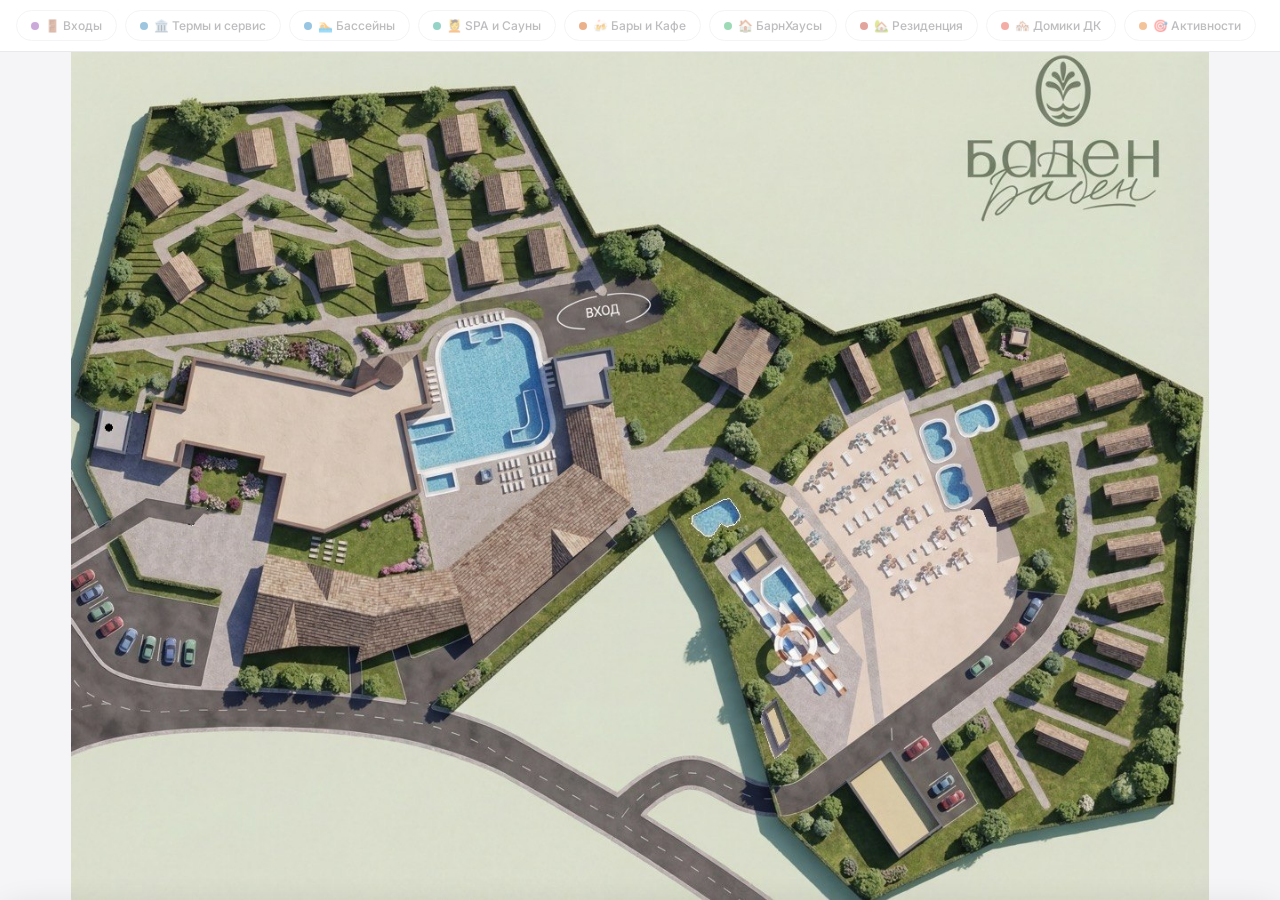
<file: map.html>
<!DOCTYPE html>
<html lang="ru">
<head>
<meta charset="UTF-8">
<meta name="viewport" content="width=device-width, initial-scale=1.0, maximum-scale=1.0, user-scalable=no">
<title>Баден-Баден — Схема комплекса</title>
<link rel="preconnect" href="https://fonts.googleapis.com">
<link href="https://fonts.googleapis.com/css2?family=Inter:wght@400;500;600;700&display=swap" rel="stylesheet">
<style>
:root {
  --white:#ffffff;
  --surface:#f5f5f7;
  --text:#1d1d1f;
  --text-2:#6e6e73;
  --accent:#3d6b5a;
  --accent-bg:rgba(61,107,90,0.10);
  --border-light:#e8e8ed;
  --border:#d2d2d7;
}
*{margin:0;padding:0;box-sizing:border-box;}
html,body{height:100%;font-family:'Inter','Segoe UI',system-ui,sans-serif;background:var(--surface);-webkit-font-smoothing:antialiased;}
body{display:flex;flex-direction:column;overflow:hidden;}

.filter-bar{padding:10px 16px;background:var(--white);border-bottom:1px solid var(--border-light);display:flex;gap:8px;overflow-x:auto;scrollbar-width:none;flex-shrink:0;-webkit-overflow-scrolling:touch;}
.filter-bar::-webkit-scrollbar{display:none;}
.cat-pill{flex-shrink:0;display:inline-flex;align-items:center;gap:6px;padding:7px 14px;border-radius:980px;border:1.5px solid var(--border-light);background:var(--white);cursor:pointer;font-size:12px;font-weight:500;color:var(--text-2);font-family:'Inter',sans-serif;transition:all .18s;white-space:nowrap;-webkit-tap-highlight-color:transparent;}
.cat-pill .dot{width:8px;height:8px;border-radius:50%;flex-shrink:0;}
.cat-pill.active{background:var(--accent-bg);border-color:var(--accent);color:var(--accent);}
.cat-pill:not(.active){opacity:.45;}

.map-container{flex:1;position:relative;overflow:hidden;background:var(--surface);}
.map-wrap{position:absolute;inset:0;display:flex;align-items:center;justify-content:center;}
.map-img-box{position:relative;display:inline-block;line-height:0;}
.map-img-box img{max-width:100%;max-height:calc(100vh - 50px);object-fit:contain;display:block;user-select:none;-webkit-user-drag:none;}

.mk{position:absolute;transform:translate(-50%,-50%);cursor:pointer;z-index:10;transition:transform .15s;}
.mk:hover{transform:translate(-50%,-50%) scale(1.45);z-index:50;}
.mk.active{transform:translate(-50%,-50%) scale(1.6);z-index:60;}
.mk-c{width:22px;height:22px;border-radius:50%;border:2.5px solid rgba(255,255,255,.92);display:flex;align-items:center;justify-content:center;color:#fff;font-size:8.5px;font-weight:700;box-shadow:0 2px 8px rgba(0,0,0,.38);font-family:'Inter',sans-serif;}
@keyframes pulse-out{0%{transform:translate(-50%,-50%) scale(1);opacity:.65;}100%{transform:translate(-50%,-50%) scale(2.8);opacity:0;}}
.mk-ring{position:absolute;width:22px;height:22px;border-radius:50%;left:50%;top:50%;border:2px solid currentColor;pointer-events:none;}
.mk.pulsing .mk-ring{animation:pulse-out .7s ease-out 3;}
.mk.edit-mode{cursor:grab!important;}

.tt{position:fixed;z-index:200;background:var(--text);color:#fff;padding:6px 12px;border-radius:8px;font-size:12px;font-family:'Inter',sans-serif;font-weight:500;pointer-events:none;white-space:nowrap;box-shadow:0 4px 14px rgba(0,0,0,.2);display:none;transform:translate(-50%,-130%);}
.tt::after{content:'';position:absolute;bottom:-5px;left:50%;transform:translateX(-50%);border:5px solid transparent;border-bottom:none;border-top-color:var(--text);}

.info-card{position:fixed;bottom:0;left:0;right:0;background:var(--white);border-radius:20px 20px 0 0;box-shadow:0 -2px 32px rgba(0,0,0,.11);padding:18px 20px 32px;display:flex;align-items:center;gap:14px;transform:translateY(110%);transition:transform .32s cubic-bezier(.34,1.4,.64,1);z-index:100;}
.info-card.on{transform:translateY(0);}
.info-handle{position:absolute;top:8px;left:50%;transform:translateX(-50%);width:36px;height:4px;border-radius:2px;background:var(--border-light);}
.ib-num{width:40px;height:40px;border-radius:50%;flex-shrink:0;display:flex;align-items:center;justify-content:center;font-size:15px;font-weight:700;color:#fff;font-family:'Inter',sans-serif;}
.ib-body{flex:1;min-width:0;}
.ib-name{font-size:16px;font-weight:600;color:var(--text);line-height:1.3;}
.ib-cat{font-size:12px;color:var(--text-2);margin-top:3px;}
.ib-close{width:30px;height:30px;border-radius:50%;background:var(--surface);display:flex;align-items:center;justify-content:center;cursor:pointer;color:var(--text-2);font-size:14px;border:none;flex-shrink:0;transition:background .15s;font-family:'Inter',sans-serif;-webkit-tap-highlight-color:transparent;}
.ib-close:hover{background:var(--border-light);}

.toolbar{position:absolute;top:12px;right:12px;z-index:100;display:none;gap:6px;flex-direction:column;align-items:flex-end;}
.tb-btn{background:rgba(255,255,255,.92);color:var(--text-2);border:1px solid var(--border-light);padding:6px 12px;border-radius:8px;cursor:pointer;font-size:11px;font-family:'Inter',sans-serif;backdrop-filter:blur(12px);transition:all .15s;white-space:nowrap;}
.tb-btn.active{background:var(--accent-bg);border-color:var(--accent);color:var(--accent);}
#export-box{display:none;background:var(--white);border:1px solid var(--border-light);border-radius:10px;padding:10px;max-width:280px;}
#export-box textarea{width:100%;height:80px;background:var(--surface);border:1px solid var(--border-light);border-radius:6px;color:var(--text);font-size:10px;font-family:monospace;resize:none;padding:6px;outline:none;}
</style>
</head>
<body>

<div class="filter-bar" id="filter-bar"></div>

<div class="map-container" id="map-container">
  <div class="map-wrap">
    <div class="map-img-box" id="map-img-box">
      <img id="map-img" alt="Схема комплекса">
    </div>
  </div>
  <div class="toolbar" id="toolbar">
    <button class="tb-btn" id="edit-btn">Редактирование</button>
    <div id="export-box">
      <textarea id="export-ta" readonly></textarea>
      <button class="tb-btn" id="copy-btn" style="width:100%;margin-top:6px;">Скопировать</button>
    </div>
  </div>
  <div class="tt" id="tt"></div>
</div>

<div class="info-card" id="info-card">
  <div class="info-handle"></div>
  <div class="ib-num" id="ib-num"></div>
  <div class="ib-body">
    <div class="ib-name" id="ib-name"></div>
    <div class="ib-cat"  id="ib-cat"></div>
  </div>
  <button class="ib-close" id="ib-close">x</button>
</div>

<script>
const CATS = {
  entry: { name:'Входы',           color:'#8e44ad', icon:'🚪' },
  termy: { name:'Термы и сервис',  color:'#2980b9', icon:'🏛️' },
  pool:  { name:'Бассейны',        color:'#1a7fc0', icon:'🏊' },
  spa:   { name:'SPA и Сауны',     color:'#16a085', icon:'💆' },
  bar:   { name:'Бары и Кафе',     color:'#d35400', icon:'🍻' },
  barn:  { name:'БарнХаусы',       color:'#27ae60', icon:'🏠' },
  resid: { name:'Резиденция',      color:'#c0392b', icon:'🏡' },
  dk:    { name:'Домики ДК',       color:'#e74c3c', icon:'🏘️' },
  act:   { name:'Активности',      color:'#e67e22', icon:'🎯' }
};
let OBJ = [
  { id:'vhod',     n:3,  name:'Проход к БарнХаусам',    cat:'entry', x:46.7, y:30.2 },
  { id:'vhod_res', n:2,  name:'Вход резиденции',         cat:'entry', x:71.8, y:88.8 },
  { id:'vhod_cmp', n:1,  name:'Вход к комплексу',        cat:'entry', x: 7.9, y:47.9 },
  { id:'kassy',    n:4,  name:'Кассы',                   cat:'termy', x:14.9, y:42.5 },
  { id:'muzh',     n:5,  name:'Мужская раздевалка',      cat:'termy', x:19.1, y:40.9 },
  { id:'zhen',     n:6,  name:'Женская раздевалка',      cat:'termy', x:18.7, y:45.7 },
  { id:'detk',     n:7,  name:'Детская комната',         cat:'termy', x:28.4, y:39.5 },
  { id:'vyhod',    n:8,  name:'Выход в бассейн',         cat:'termy', x:30.2, y:48.0 },
  { id:'zona',     n:9,  name:'Зона отдыха',             cat:'termy', x:25.7, y:58.2 },
  { id:'kafe',     n:10, name:'Кафе',                    cat:'bar',   x:20.8, y:53.0 },
  { id:'pool_bar', n:11, name:'Пул-Бар',                 cat:'bar',   x:18.8, y:64.1 },
  { id:'germ_b',   n:12, name:'Немецкий БАР',            cat:'bar',   x:29.3, y:66.4 },
  { id:'grill',    n:13, name:'Гриль-БАР',               cat:'bar',   x:82.5, y:52.8 },
  { id:'main_p',   n:14, name:'Главный бассейн',         cat:'pool',  x:37.1, y:39.9 },
  { id:'mass_p',   n:15, name:'Массажные бассейны',      cat:'pool',  x:46.0, y:44.0 },
  { id:'det_p',    n:16, name:'Детский бассейн',         cat:'pool',  x:56.7, y:54.4 },
  { id:'plzh_p',   n:17, name:'Бассейны пляжа',          cat:'pool',  x:77.9, y:45.2 },
  { id:'spa',      n:18, name:'SPA',                     cat:'spa',   x:32.2, y:63.6 },
  { id:'sauny',    n:19, name:'Сауны',                   cat:'spa',   x:39.3, y:60.2 },
  { id:'bh1',      n:20, name:'БарнХаус 1',              cat:'barn',  x:41.9, y:23.3 },
  { id:'bh2',      n:21, name:'БарнХаус 2',              cat:'barn',  x:36.4, y:24.5 },
  { id:'bh3',      n:22, name:'БарнХаус 3',              cat:'barn',  x:29.8, y:26.2 },
  { id:'bh4',      n:23, name:'БарнХаус 4',              cat:'barn',  x:22.8, y:24.6 },
  { id:'bh5',      n:24, name:'БарнХаус 5',              cat:'barn',  x:16.6, y:21.9 },
  { id:'bh6',      n:25, name:'БарнХаус 6',              cat:'barn',  x: 9.5, y:26.5 },
  { id:'bh7',      n:26, name:'БарнХаус 7',              cat:'barn',  x: 7.4, y:16.4 },
  { id:'bh8',      n:27, name:'БарнХаус 8',              cat:'barn',  x:16.2, y:11.2 },
  { id:'bh9',      n:28, name:'БарнХаус 9',              cat:'barn',  x:22.7, y:12.7 },
  { id:'bh10',     n:29, name:'БарнХаус 10',             cat:'barn',  x:29.4, y:13.9 },
  { id:'bh11',     n:30, name:'БарнХаус 11',             cat:'barn',  x:34.4, y: 9.5 },
  { id:'bh12',     n:31, name:'БарнХаус 12',             cat:'barn',  x:38.1, y:16.2 },
  { id:'kotedj',   n:32, name:'Котедж',                  cat:'resid', x:51.1, y:31.7 },
  { id:'dk1',      n:33, name:'ДК 1',                    cat:'dk',    x:82.2, y:84.2 },
  { id:'dk2',      n:34, name:'ДК 2',                    cat:'dk',    x:87.3, y:81.4 },
  { id:'dk3',      n:35, name:'ДК 3',                    cat:'dk',    x:90.1, y:75.8 },
  { id:'dk4',      n:36, name:'ДК 4',                    cat:'dk',    x:92.6, y:70.1 },
  { id:'dk5',      n:37, name:'ДК 5',                    cat:'dk',    x:93.5, y:63.9 },
  { id:'dk6',      n:38, name:'ДК 6',                    cat:'dk',    x:93.8, y:58.6 },
  { id:'dk7',      n:39, name:'ДК 7',                    cat:'dk',    x:93.7, y:51.5 },
  { id:'dk8',      n:40, name:'ДК 8',                    cat:'dk',    x:93.2, y:45.6 },
  { id:'dk9',      n:41, name:'ДК 9',                    cat:'dk',    x:91.9, y:39.9 },
  { id:'dk10',     n:42, name:'ДК 10',                   cat:'dk',    x:86.2, y:42.1 },
  { id:'dk11',     n:43, name:'ДК 11',                   cat:'dk',    x:85.4, y:37.6 },
  { id:'dk12',     n:44, name:'ДК 12',                   cat:'dk',    x:80.1, y:34.2 },
  { id:'dk13',     n:45, name:'ДК 13',                   cat:'dk',    x:75.3, y:36.0 },
  { id:'dk14',     n:46, name:'ДК 14',                   cat:'dk',    x:69.7, y:38.1 },
  { id:'akvap',    n:47, name:'Аквапарк',                cat:'act',   x:61.9, y:65.2 },
  { id:'plazh',    n:48, name:'Пляж',                    cat:'act',   x:72.1, y:52.6 },
  { id:'volley',   n:49, name:'Волейбольная площадка',   cat:'act',   x:76.2, y:67.9 }
];

let activeId = null;
let hiddenCats = new Set(Object.keys(CATS));
let editMode = false;
let dragging = null;
let dragObj = null;

const $ = id => document.getElementById(id);
const mapImg    = $('map-img');
const mapImgBox = $('map-img-box');
const tt        = $('tt');
const infoCard  = $('info-card');
const filterBar = $('filter-bar');

mapImg.onload = function() {
  buildMarkers();
  buildFilterPills();
};
mapImg.onerror = function() { console.log('img error'); };mapImg.src = '[data-uri]';
function buildFilterPills() {
  filterBar.innerHTML = '';
  for (var key in CATS) {
    var cat = CATS[key];
    var pill = document.createElement('button');
    pill.className = 'cat-pill';
    pill.dataset.cat = key;
    pill.innerHTML = '<span class="dot" style="background:' + cat.color + '"></span>' + cat.icon + ' ' + cat.name;
    pill.addEventListener('click', (function(k){ return function(){ toggleCat(k); }; })(key));
    filterBar.appendChild(pill);
  }
}

function toggleCat(key) {
  if (hiddenCats.has(key)) hiddenCats.delete(key); else hiddenCats.add(key);
  var on = !hiddenCats.has(key);
  document.querySelectorAll('.cat-pill[data-cat="' + key + '"]').forEach(function(p){ p.classList.toggle('active', on); });
  document.querySelectorAll('.mk').forEach(function(mk){
    var obj = OBJ.find(function(o){ return o.id === mk.dataset.id; });
    if (obj) mk.style.display = hiddenCats.has(obj.cat) ? 'none' : '';
  });
  if (activeId) {
    var aobj = OBJ.find(function(o){ return o.id === activeId; });
    if (aobj && hiddenCats.has(aobj.cat)) closeInfo();
  }
}

function buildMarkers() {
  document.querySelectorAll('.mk').forEach(function(m){ m.remove(); });
  OBJ.forEach(function(obj) {
    var cat = CATS[obj.cat];
    var el = document.createElement('div');
    el.className = 'mk'; el.style.display = 'none';
    el.dataset.id = obj.id;
    el.style.left  = obj.x + '%';
    el.style.top   = obj.y + '%';
    el.style.color = cat.color;
    el.innerHTML = '<div class="mk-ring"></div><div class="mk-c" style="background:' + cat.color + '">' + obj.n + '</div>';
    el.addEventListener('mouseenter', (function(o){ return function(e){ if (!editMode) showTT(e, o); }; })(obj));
    el.addEventListener('mouseleave', hideTT);
    el.addEventListener('mousemove',  function(e){ if (!editMode) moveTT(e); });
    el.addEventListener('mousedown',  (function(o, elem){ return function(e){ startDrag(e, elem, o); }; })(obj, el));
    el.addEventListener('touchend',   (function(o){ return function(e){ e.preventDefault(); e.stopPropagation(); selectObj(o.id); }; })(obj), { passive: false });
    mapImgBox.appendChild(el);
  });
}

function showTT(e, obj) { tt.textContent = obj.n + '. ' + obj.name; tt.style.display = 'block'; moveTT(e); }
function moveTT(e) { tt.style.left = e.clientX + 'px'; tt.style.top = (e.clientY - 8) + 'px'; }
function hideTT() { tt.style.display = 'none'; }

function selectObj(id) {
  if (editMode) return;
  if (activeId === id) { closeInfo(); return; }
  var prev = document.querySelector('.mk[data-id="' + activeId + '"]');
  if (prev) prev.classList.remove('active');
  activeId = id;
  var obj = OBJ.find(function(o){ return o.id === id; });
  var cat = CATS[obj.cat];
  var mk = document.querySelector('.mk[data-id="' + id + '"]');
  if (mk) { mk.classList.add('active','pulsing'); setTimeout(function(){ mk.classList.remove('pulsing'); }, 2100); }
  $('ib-num').textContent      = obj.n;
  $('ib-num').style.background = cat.color;
  $('ib-name').textContent     = obj.name;
  $('ib-cat').textContent      = cat.icon + ' ' + cat.name;
  infoCard.classList.add('on');
}

function closeInfo() {
  var mk = document.querySelector('.mk[data-id="' + activeId + '"]');
  if (mk) mk.classList.remove('active');
  activeId = null;
  infoCard.classList.remove('on');
}

$('ib-close').addEventListener('click', closeInfo);
$('map-container').addEventListener('click', function(e) {
  if (!e.target.closest('.mk') && !e.target.closest('.toolbar')) closeInfo();
});
$('map-container').addEventListener('touchend', function(e) {
  if (!e.target.closest('.mk')) closeInfo();
}, { passive: true });

function startDrag(e, el, obj) {
  if (!editMode) {
    var sx = e.clientX, sy = e.clientY;
    var onUp = function(up) {
      if (Math.abs(up.clientX - sx) < 5 && Math.abs(up.clientY - sy) < 5) selectObj(obj.id);
      document.removeEventListener('mouseup', onUp);
    };
    document.addEventListener('mouseup', onUp);
    return;
  }
  e.preventDefault(); hideTT();
  dragging = el; dragObj = obj;
  el.style.transition = 'none'; el.style.zIndex = '200';
}
document.addEventListener('mousemove', function(e) {
  if (!dragging) return;
  var rect = mapImgBox.getBoundingClientRect();
  var x = Math.max(0, Math.min(100, (e.clientX - rect.left) / rect.width  * 100));
  var y = Math.max(0, Math.min(100, (e.clientY - rect.top)  / rect.height * 100));
  dragging.style.left = x.toFixed(1) + '%';
  dragging.style.top  = y.toFixed(1) + '%';
  tt.textContent = '[' + x.toFixed(1) + '%, ' + y.toFixed(1) + '%]';
  tt.style.display = 'block'; tt.style.left = e.clientX + 'px'; tt.style.top = (e.clientY - 8) + 'px';
});
document.addEventListener('mouseup', function(e) {
  if (!dragging) return;
  var rect = mapImgBox.getBoundingClientRect();
  dragObj.x = parseFloat(((e.clientX - rect.left) / rect.width  * 100).toFixed(1));
  dragObj.y = parseFloat(((e.clientY - rect.top)  / rect.height * 100).toFixed(1));
  dragging.style.transition = ''; dragging.style.zIndex = '';
  dragging = null; dragObj = null; hideTT(); updateExport();
});

document.addEventListener('keydown', function(e) {
  if (e.key === 'e' && e.ctrlKey) { e.preventDefault(); toggleEdit(); }
  if (e.key === 'Escape') { if (editMode) toggleEdit(); else closeInfo(); }
});

function toggleEdit() {
  editMode = !editMode;
  var toolbar = $('toolbar');
  toolbar.style.display = editMode ? 'flex' : 'none';
  $('edit-btn').classList.toggle('active', editMode);
  $('edit-btn').textContent = editMode ? 'Выйти' : 'Редактирование';
  $('export-box').style.display = editMode ? 'block' : 'none';
  document.querySelectorAll('.mk').forEach(function(mk){ mk.classList.toggle('edit-mode', editMode); });
  if (editMode) { updateExport(); closeInfo(); }
}
$('edit-btn').addEventListener('click', toggleEdit);

function updateExport() {
  $('export-ta').value = OBJ.map(function(o){
    return "  { id:'" + o.id + "', n:" + o.n + ", name:'" + o.name + "', cat:'" + o.cat + "', x:" + o.x + ", y:" + o.y + " },";
  }).join('\n');
}
$('copy-btn').addEventListener('click', function() {
  $('export-ta').select(); document.execCommand('copy');
  $('copy-btn').textContent = 'Скопировано!';
  setTimeout(function(){ $('copy-btn').textContent = 'Скопировать'; }, 1500);
});
</script>
</body>
</html>
</file>
<file: assets/style.css>
/* ══════════════════════════════════════════════════════════════════════
   Баден-Баден Термы Уктус — термальный курорт в сосновом бору
   Палитра на фирменных цветах Baden family: синий #154A88, голубой #77BCE8,
   коралл #EF9F52 (кнопки — тепло воды), сосновый #2F5D4C (едва-едва).
   ══════════════════════════════════════════════════════════════════════ */

:root {
  --bg: #f3f8fb;          /* туман над водой */
  --bg-2: #e7f0f6;
  --card: #ffffff;
  --ink: #0b2236;
  --ink-2: #48627a;
  --ink-3: #7f97aa;
  --line: #d5e3ec;
  --line-2: #e6eef4;
  --brand: #154a88;       /* фирменный синий */
  --brand-ink: #154a88;   /* синий для текста-ссылок */
  --sky: #77bce8;         /* фирменный голубой */
  --aqua: #22a6c1;        /* бирюза воды */
  --coral: #ef9f52;       /* фирменный коралл — кнопки */
  --coral-ink: #3a1f05;
  --pine: #2f5d4c;
  --deep: #061829;        /* ночная вода */
  --deep-2: #0a2540;
  --on-deep: #eaf4fa;
  --on-deep-2: rgba(234, 244, 250, .72);
  --hl: rgba(34, 166, 193, .10);
  --shadow: 0 1px 0 rgba(11, 34, 54, .04), 0 10px 30px -12px rgba(11, 34, 54, .18);
  --r: 20px;
  --r-sm: 12px;
  --wrap: 1180px;
  --gutter: clamp(16px, 4vw, 40px);
  --display: 'Gilroy', system-ui, -apple-system, 'Segoe UI', sans-serif;
  --sans: 'Gilroy', system-ui, -apple-system, 'Segoe UI', sans-serif;
  color-scheme: light;
}

@media (prefers-color-scheme: dark) {
  :root:not([data-theme="light"]) {
    --bg: #061a2c; --bg-2: #0a2338; --card: #0c2a44;
    --ink: #e7f1f8; --ink-2: #a6bdcf; --ink-3: #6f8ca3;
    --line: #18395a; --line-2: #12304d;
    --brand-ink: #8fcaf0; --hl: rgba(119, 188, 232, .10);
    --shadow: 0 1px 0 rgba(0,0,0,.2), 0 14px 34px -14px rgba(0,0,0,.6);
    color-scheme: dark;
  }
}
:root[data-theme="dark"] {
  --bg: #061a2c; --bg-2: #0a2338; --card: #0c2a44;
  --ink: #e7f1f8; --ink-2: #a6bdcf; --ink-3: #6f8ca3;
  --line: #18395a; --line-2: #12304d;
  --brand-ink: #8fcaf0; --hl: rgba(119, 188, 232, .10);
  --shadow: 0 1px 0 rgba(0,0,0,.2), 0 14px 34px -14px rgba(0,0,0,.6);
  color-scheme: dark;
}

/* ── база ──────────────────────────────────────────────────────────── */
*, *::before, *::after { box-sizing: border-box; }
html { scroll-behavior: smooth; scroll-padding-top: 128px; -webkit-text-size-adjust: 100%; }
body {
  margin: 0; background: var(--bg); color: var(--ink);
  font: 400 16px/1.6 var(--sans); -webkit-font-smoothing: antialiased;
  overflow-x: hidden;
}
img { display: block; max-width: 100%; }
a { color: var(--brand-ink); text-underline-offset: 3px; }
button { font: inherit; color: inherit; }
h1, h2, h3, h4 { margin: 0; font-weight: 600; line-height: 1.15; }
p { margin: 0; }
.wrap { width: min(var(--wrap), 100% - 2 * var(--gutter)); margin-inline: auto; }
.sr { position: absolute; width: 1px; height: 1px; overflow: hidden; clip: rect(0 0 0 0); white-space: nowrap; }
:focus-visible { outline: 2px solid var(--aqua); outline-offset: 3px; border-radius: 6px; }

/* ── шапка ─────────────────────────────────────────────────────────── */
.top {
  position: fixed; inset: 0 0 auto; z-index: 50;
  color: var(--on-deep);
  transition: background .35s, box-shadow .35s, color .35s;
}
.top.solid {
  background: color-mix(in srgb, var(--bg) 88%, transparent);
  -webkit-backdrop-filter: blur(14px) saturate(1.4); backdrop-filter: blur(14px) saturate(1.4);
  color: var(--ink); box-shadow: 0 1px 0 var(--line);
}
.top-row { display: flex; align-items: center; gap: 20px; height: 68px; }
.logo { display: flex; align-items: center; gap: 12px; text-decoration: none; color: inherit; flex: none; }
.logo-mark {
  width: 46px; height: 38px; background: currentColor;
  -webkit-mask: url(../img/logo-mark.png) center / contain no-repeat;
          mask: url(../img/logo-mark.png) center / contain no-repeat;
}
.top.solid .logo-mark { background: var(--brand-ink); }
.logo-text { font: 500 13px/1.25 var(--sans); letter-spacing: .02em; }
.logo-text b { display: block; font: 600 17px/1.1 var(--display); letter-spacing: .01em; }

.nav { display: flex; gap: 2px; margin-left: auto; }
.nav a {
  position: relative; padding: 8px 12px; border-radius: 999px;
  color: inherit; text-decoration: none; font-size: 14px; font-weight: 500; opacity: .86;
  transition: opacity .2s, background .2s;
}
.nav a:hover { opacity: 1; background: rgba(255,255,255,.10); }
.top.solid .nav a:hover { background: var(--hl); }
.nav a.on { opacity: 1; }
.nav a.on::after {
  content: ''; position: absolute; left: 12px; right: 12px; bottom: 3px; height: 2px;
  border-radius: 2px; background: var(--coral);
}
.nav a small { font-size: 10px; opacity: .55; margin-right: 5px; font-variant-numeric: tabular-nums; }

.top-actions { display: flex; align-items: center; gap: 8px; flex: none; }
.icon-btn {
  width: 38px; height: 38px; display: grid; place-items: center;
  border-radius: 999px; border: 1px solid rgba(255,255,255,.22); background: transparent; cursor: pointer;
}
.top.solid .icon-btn { border-color: var(--line); }
.icon-btn svg { width: 18px; height: 18px; }

/* полоса разделов на телефоне */
.chips { display: none; }

/* ── кнопки ────────────────────────────────────────────────────────── */
.btn {
  display: inline-flex; align-items: center; justify-content: center; gap: 8px;
  min-height: 48px; padding: 12px 22px; border-radius: 999px;
  font-weight: 600; font-size: 15px; text-decoration: none; cursor: pointer;
  border: 1px solid transparent; transition: transform .2s, background .2s, box-shadow .2s, border-color .2s;
}
.btn:hover { transform: translateY(-1px); }
.btn-warm { background: var(--coral); color: var(--coral-ink); box-shadow: 0 8px 24px -10px rgba(239,159,82,.8); }
.btn-warm:hover { background: #f4ad66; }
.btn-ghost { border-color: rgba(255,255,255,.4); color: var(--on-deep); background: rgba(255,255,255,.06); }
.btn-ghost:hover { background: rgba(255,255,255,.14); border-color: rgba(255,255,255,.6); }
.btn-line { border-color: var(--line); color: var(--ink); background: var(--card); }
.btn-line:hover { border-color: var(--brand-ink); color: var(--brand-ink); }
.btn-sm { min-height: 40px; padding: 8px 16px; font-size: 14px; }
.top .btn-sm { color: var(--coral-ink); }

/* ── hero ──────────────────────────────────────────────────────────── */
.hero {
  position: relative; min-height: 100svh; display: grid; align-items: end;
  color: var(--on-deep); background: var(--deep); overflow: hidden; isolation: isolate;
  padding: 130px 0 clamp(150px, 20vw, 230px);
}
.hero-photo {
  position: absolute; inset: 0; z-index: -3;
  background: url(../img/hero.jpg) 30% 72% / cover no-repeat;
  transform: scale(1.06); animation: drift 40s ease-in-out infinite alternate;
}
.hero::before {           /* ночная вода: темнее сверху (небо, кран) и слева (текст) */
  content: ''; position: absolute; inset: 0; z-index: -2;
  background:
    linear-gradient(90deg, rgba(6,24,41,.86) 0%, rgba(6,24,41,.62) 38%, rgba(6,24,41,.12) 72%, rgba(6,24,41,0) 100%),
    linear-gradient(180deg, rgba(6,24,41,.92) 0%, rgba(6,24,41,.55) 30%, rgba(10,37,64,.25) 58%, rgba(6,24,41,.70) 100%);
}
@media (max-width: 720px) {
  .hero::before { background: linear-gradient(180deg, rgba(6,24,41,.9) 0%, rgba(6,24,41,.62) 35%, rgba(6,24,41,.72) 62%, rgba(6,24,41,.9) 100%); }
}
.steam { position: absolute; inset: auto 0 0; height: 70%; z-index: -1; pointer-events: none; }
.steam i {
  position: absolute; bottom: -10%; width: 38vw; height: 38vw; max-width: 560px; max-height: 560px;
  border-radius: 50%; background: radial-gradient(closest-side, rgba(234,244,250,.55), rgba(234,244,250,0));
  filter: blur(30px); opacity: 0; animation: rise 16s linear infinite;
}
.steam i:nth-child(1) { left: -6%;  animation-delay: 0s; }
.steam i:nth-child(2) { left: 22%;  animation-delay: -4s;  animation-duration: 19s; }
.steam i:nth-child(3) { left: 48%;  animation-delay: -9s; }
.steam i:nth-child(4) { left: 70%;  animation-delay: -2s;  animation-duration: 21s; }
.steam i:nth-child(5) { left: 86%;  animation-delay: -12s; animation-duration: 17s; }
@keyframes rise {
  0%   { transform: translate(0, 0) scale(.6); opacity: 0; }
  20%  { opacity: .55; }
  70%  { opacity: .25; }
  100% { transform: translate(6vw, -55vh) scale(1.5); opacity: 0; }
}
@keyframes drift { to { transform: scale(1.12) translate(-1.5%, -1%); } }

.hero-in { max-width: 820px; }
.eyebrow {
  display: inline-flex; align-items: center; gap: 10px;
  font-size: 12px; font-weight: 600; letter-spacing: .16em; text-transform: uppercase; opacity: .85;
}
.eyebrow::before { content: ''; width: 28px; height: 1px; background: currentColor; opacity: .6; }
.hero h1 {
  margin: 22px 0 20px;
  font: 500 clamp(46px, 8.4vw, 104px)/.95 var(--display); letter-spacing: -.01em;
}
.hero h1 em { display: block; font-style: italic; font-weight: 400; color: var(--sky); }
.hero .lead { max-width: 600px; font-size: clamp(16px, 1.6vw, 19px); color: var(--on-deep-2); }
.hero-cta { display: flex; flex-wrap: wrap; gap: 12px; margin-top: 34px; }
.status {
  display: inline-flex; align-items: center; gap: 10px; margin-top: 28px;
  padding: 8px 14px 8px 12px; border-radius: 999px;
  background: rgba(255,255,255,.08); border: 1px solid rgba(255,255,255,.16);
  font-size: 14px; color: var(--on-deep);
}
.status::before { content: ''; width: 8px; height: 8px; border-radius: 50%; background: #5fe0a4; box-shadow: 0 0 0 4px rgba(95,224,164,.2); }
.status.closed::before { background: #ffb4a0; box-shadow: 0 0 0 4px rgba(255,180,160,.2); }
.pines {               /* сосновый бор по нижнему краю — переход в страницу */
  position: absolute; left: 0; right: 0; bottom: -1px; width: 100%; height: clamp(90px, 13vw, 170px);
  z-index: 1; color: var(--bg); pointer-events: none;
}

/* ── секции ────────────────────────────────────────────────────────── */
.sec { padding: clamp(64px, 9vw, 120px) 0; position: relative; }
.sec + .sec { border-top: 1px solid var(--line-2); }
.sec.alt { background: var(--bg-2); }
.sec-head { display: grid; gap: 18px; margin-bottom: clamp(28px, 4vw, 48px); max-width: 760px; }
.sec-num {
  display: inline-flex; align-items: center; gap: 12px;
  font-size: 13px; font-weight: 700; letter-spacing: .14em; text-transform: uppercase; color: var(--aqua);
}
.sec-num::after { content: ''; width: 46px; height: 1px; background: currentColor; opacity: .5; }
.sec h2 { font: 500 clamp(40px, 6vw, 72px)/1 var(--display); letter-spacing: -.01em; }
.sec h2 em { font-style: italic; font-weight: 400; color: var(--brand-ink); }
.sec-lead { font-size: clamp(16px, 1.5vw, 18px); color: var(--ink-2); max-width: 640px; }
.sub-h { font: 600 clamp(24px, 2.6vw, 30px)/1.15 var(--display); margin: 0 0 18px; }
.muted { color: var(--ink-2); }
.small { font-size: 14px; }
.note { font-size: 14px; color: var(--ink-3); margin-top: 14px; }

/* факты */
.facts { display: grid; grid-template-columns: repeat(4, 1fr); gap: 1px; background: var(--line); border-radius: var(--r); overflow: hidden; margin-bottom: 28px; }
.fact { background: var(--card); padding: 20px 22px; }
.fact b { display: block; font: 500 clamp(32px, 4vw, 46px)/1 var(--display); color: var(--brand-ink); }
.fact span { font-size: 14px; color: var(--ink-2); }

/* фото-мозаика */
.mosaic { display: grid; grid-template-columns: 2fr 1fr 1fr; grid-template-rows: 210px 210px; gap: 10px; margin-bottom: clamp(32px, 4vw, 48px); }
.mosaic figure { margin: 0; position: relative; border-radius: var(--r-sm); overflow: hidden; background: var(--bg-2); }
.mosaic figure:first-child { grid-row: span 2; }
.mosaic img { width: 100%; height: 100%; object-fit: cover; transition: transform .8s cubic-bezier(.2,.7,.2,1); }
.mosaic figure:hover img { transform: scale(1.05); }
.mosaic figcaption {
  position: absolute; left: 10px; bottom: 10px; padding: 5px 10px; border-radius: 999px;
  background: rgba(6,24,41,.62); color: #fff; font-size: 12px; font-weight: 500;
  -webkit-backdrop-filter: blur(6px); backdrop-filter: blur(6px);
}
.mosaic.m2 { grid-template-columns: 1.3fr 1fr; grid-template-rows: 380px; }
.mosaic.m2 figure:first-child { grid-row: auto; }
.mosaic.m3 { grid-template-columns: 1.5fr 1fr 1fr; grid-template-rows: 300px; }
.mosaic.m3 figure:first-child { grid-row: auto; }

/* ── вкладки ───────────────────────────────────────────────────────── */
.tabs { display: flex; gap: 6px; overflow-x: auto; scrollbar-width: none; padding: 5px; margin: 0 0 26px;
  background: var(--card); border: 1px solid var(--line); border-radius: 999px; width: fit-content; max-width: 100%; }
.tabs::-webkit-scrollbar { display: none; }
.tab {
  flex: none; padding: 10px 18px; border-radius: 999px; border: 0; background: transparent;
  font-size: 15px; font-weight: 600; color: var(--ink-2); cursor: pointer; white-space: nowrap;
  transition: background .2s, color .2s;
}
.tab:hover { color: var(--ink); }
.tab[aria-selected="true"] { background: var(--brand); color: #fff; }
:root[data-theme="dark"] .tab[aria-selected="true"] { background: var(--sky); color: var(--deep); }
@media (prefers-color-scheme: dark) { :root:not([data-theme="light"]) .tab[aria-selected="true"] { background: var(--sky); color: var(--deep); } }
.panel[hidden] { display: none; }
.panel { animation: fade .35s ease; }
@keyframes fade { from { opacity: 0; transform: translateY(6px); } }

/* карточки */
.card { background: var(--card); border: 1px solid var(--line); border-radius: var(--r); padding: clamp(18px, 2.4vw, 26px); box-shadow: var(--shadow); }
.grid { display: grid; gap: 14px; }
.g2 { grid-template-columns: repeat(2, 1fr); }
.g3 { grid-template-columns: repeat(3, 1fr); }
.g4 { grid-template-columns: repeat(4, 1fr); }
.tag {
  display: inline-block; padding: 4px 10px; border-radius: 999px;
  background: var(--hl); color: var(--brand-ink); font-size: 12px; font-weight: 700; letter-spacing: .04em;
}
.price { font: 500 30px/1 var(--display); color: var(--ink); white-space: nowrap; }
.price small { font: 500 14px var(--sans); color: var(--ink-3); }

/* тарифы */
.tariff-wrap { display: grid; grid-template-columns: 1.6fr 1fr; gap: 14px; align-items: start; }
.tariff { width: 100%; border-collapse: collapse; font-variant-numeric: tabular-nums; }
.tariff th, .tariff td { padding: 14px 12px; text-align: right; border-bottom: 1px solid var(--line-2); white-space: nowrap; }
.tariff th:first-child, .tariff td:first-child { text-align: left; }
.tariff thead th { font-size: 12px; font-weight: 700; letter-spacing: .08em; text-transform: uppercase; color: var(--ink-3); }
.tariff td { font-size: 17px; font-weight: 600; }
.tariff .dayname th { padding: 22px 12px 6px; border-bottom: 0; font: 600 21px/1.2 var(--display); }
.tariff tbody:first-of-type .dayname th { padding-top: 12px; }
.tariff .dayname small { font: 400 13px var(--sans); color: var(--ink-3); margin-left: 6px; }
.tariff .cat { font-weight: 500; color: var(--ink-2); font-size: 15px; }
.tariff tbody.today .dayname th::after { content: 'сегодня'; display: inline-block; margin-left: 10px; padding: 2px 8px; border-radius: 999px; background: var(--coral); color: var(--coral-ink); font: 700 11px var(--sans); vertical-align: 3px; }
.tariff tbody.today td { color: var(--brand-ink); }
.kv { display: flex; justify-content: space-between; gap: 12px; padding: 10px 0; border-bottom: 1px dashed var(--line); }
.kv:last-child { border-bottom: 0; }
.kv b { white-space: nowrap; }

/* акции */
.promo { display: flex; flex-direction: column; gap: 10px; }
.promo-top { display: flex; justify-content: space-between; align-items: flex-start; gap: 12px; }
.promo h3 { font: 600 22px/1.15 var(--display); }
.promo .when { font-size: 13px; font-weight: 600; color: var(--aqua); }
.promo p { font-size: 14px; color: var(--ink-2); }
.promo .price { font-size: 26px; }

/* полоса-ссылка на карту лояльности (в «Акциях») */
.loyal-strip { display: flex; align-items: center; gap: 16px; margin-bottom: 16px; padding: 14px 18px; border-radius: var(--r);
  text-decoration: none; color: var(--on-deep); background: linear-gradient(100deg, var(--brand), #0d3566); box-shadow: var(--shadow); }
.loyal-strip:hover { filter: brightness(1.08); }
.loyal-strip-pct { flex: none; font: 500 28px/1 var(--display); color: #fff; }
.loyal-strip b { color: #fff; }
.loyal-strip span:nth-child(2) { flex: 1; font-size: 15px; color: var(--on-deep-2); }
.loyal-strip-go { flex: none; font-weight: 600; color: var(--sky); white-space: nowrap; }

/* абонементы */
.passes { display: grid; grid-template-columns: 1.2fr 1fr 1fr; gap: 14px; margin-top: 22px; align-items: stretch; }
.passes-head { align-self: center; }
.passes-head .sub-h { margin: 0 0 6px; font-size: 26px; }
.pass b { display: block; font: 600 20px/1.2 var(--display); margin-bottom: 4px; }

/* программа лояльности */
.loyal-hero { display: flex; flex-wrap: wrap; align-items: flex-end; justify-content: space-between; gap: 18px; }
.loyal-hero h3 { font: 500 clamp(32px, 4vw, 46px)/1.05 var(--display); margin: 12px 0 8px; }
.loyal-hero h3 em { font-style: italic; font-weight: 400; color: var(--brand-ink); }
.loyal-hero .btn svg { width: 18px; height: 18px; }
.ladder { list-style: none; padding: 0; margin: 28px 0 22px; display: grid; grid-template-columns: repeat(4, 1fr); gap: 12px; align-items: end; }
.ladder li { display: flex; flex-direction: column; gap: 4px; }
.ladder .pct { font: 500 clamp(30px, 3.6vw, 44px)/1 var(--display); color: var(--brand-ink); font-variant-numeric: tabular-nums; }
.ladder .v { font-size: 13px; font-weight: 600; color: var(--ink-2); }
.ladder i { display: block; margin-top: 8px; height: calc(26px + var(--i) * 30px); border-radius: 14px 14px 6px 6px;
  background: linear-gradient(180deg, var(--sky), var(--brand)); opacity: calc(.45 + var(--i) * .18); }
.loyal-grid { display: grid; grid-template-columns: 1fr 1.25fr; gap: 14px; }
.loyal-grid .sub-h { font-size: 22px; margin-bottom: 12px; }
.step { display: grid; grid-template-columns: 34px 1fr; gap: 12px; padding: 10px 0; }
.step + .step { border-top: 1px dashed var(--line); }
.step .n { width: 34px; height: 34px; border-radius: 50%; display: grid; place-items: center; background: var(--hl); color: var(--brand-ink); font-weight: 700; }
.step p { font-size: 14px; color: var(--ink-2); margin-top: 2px; }
.ticks { list-style: none; margin: 0; padding: 0; display: grid; gap: 10px; }
.ticks li { display: grid; grid-template-columns: 18px 1fr; gap: 10px; font-size: 14px; color: var(--ink-2); }
.ticks li::before { content: ''; width: 18px; height: 18px; margin-top: 1px; border-radius: 50%; background: var(--hl) url("data:image/svg+xml,%3Csvg xmlns='http://www.w3.org/2000/svg' viewBox='0 0 24 24' fill='none' stroke='%2322a6c1' stroke-width='3' stroke-linecap='round' stroke-linejoin='round'%3E%3Cpath d='M20 6 9 17l-5-5'/%3E%3C/svg%3E") center / 11px no-repeat; }
.loyal-foot { display: flex; flex-wrap: wrap; align-items: center; justify-content: space-between; gap: 14px; margin-top: 18px; }

/* бани */
.saunas { display: grid; grid-template-columns: repeat(auto-fill, minmax(220px, 1fr)); gap: 12px; }
.sauna { padding: 18px; }
.sauna h3 { font: 600 21px/1.15 var(--display); margin-bottom: 6px; }
.sauna p { font-size: 14px; color: var(--ink-2); min-height: 44px; }
.gauges { display: grid; grid-template-columns: 1fr 1fr; gap: 10px; margin-top: 14px; }
.gauge span { display: flex; justify-content: space-between; font-size: 12px; color: var(--ink-3); }
.gauge span b { color: var(--ink); font-size: 14px; }
.gauge i { display: block; height: 4px; margin-top: 6px; border-radius: 4px; background: var(--line-2); overflow: hidden; }
.gauge i::after { content: ''; display: block; height: 100%; width: var(--v); border-radius: inherit; background: var(--c, var(--coral)); }
.gauge.hum i::after { --c: var(--aqua); }

/* расписание ауфгуссов */
.sched-head { display: flex; flex-wrap: wrap; align-items: center; justify-content: space-between; gap: 12px; margin: 34px 0 16px; }
.seg { display: inline-flex; padding: 4px; border-radius: 999px; background: var(--card); border: 1px solid var(--line); }
.seg button { border: 0; background: none; padding: 8px 14px; border-radius: 999px; font-size: 14px; font-weight: 600; color: var(--ink-2); cursor: pointer; }
.seg button[aria-pressed="true"] { background: var(--hl); color: var(--brand-ink); }
.rail { display: grid; grid-auto-flow: column; grid-auto-columns: 132px; gap: 10px; overflow-x: auto; padding: 4px 2px 14px; scroll-snap-type: x proximity; }
.slot { scroll-snap-align: start; padding: 14px; border-radius: var(--r-sm); background: var(--card); border: 1px solid var(--line); position: relative; }
.slot time { display: block; font: 600 24px/1 var(--display); font-variant-numeric: tabular-nums; }
.slot b { display: block; margin-top: 8px; font-size: 14px; }
.slot small { display: block; font-size: 12px; color: var(--ink-3); }
.slot.next { border-color: var(--coral); box-shadow: 0 0 0 3px rgba(239,159,82,.22); }
.slot.next::before { content: 'ближайший'; position: absolute; top: -9px; left: 12px; padding: 1px 8px; border-radius: 999px; background: var(--coral); color: var(--coral-ink); font-size: 11px; font-weight: 700; }
.slot.past { opacity: .45; }
.slot.show { background: linear-gradient(160deg, var(--brand), #0d3566); border-color: transparent; color: #fff; }
.slot.show small { color: rgba(255,255,255,.75); }
.slot .kid { display: inline-block; margin-top: 6px; padding: 1px 7px; border-radius: 999px; background: var(--hl); color: var(--brand-ink); font-size: 11px; font-weight: 700; }

/* бассейны */
.pool { display: grid; grid-template-columns: 34px 1fr; gap: 14px; padding: 18px 0; border-bottom: 1px solid var(--line-2); }
.pool:last-of-type { border-bottom: 0; }
.pool .dot { width: 34px; height: 34px; border-radius: 50%; display: grid; place-items: center; background: var(--hl); color: var(--aqua); font-weight: 700; font-size: 14px; }
.pool h3 { font: 600 21px/1.2 var(--display); }
.pool .spec { font-size: 13px; font-weight: 600; color: var(--aqua); margin: 2px 0 4px; }
.pool p { font-size: 15px; color: var(--ink-2); }
.water { margin-top: 18px; padding: 18px 20px; border-radius: var(--r-sm); background: linear-gradient(135deg, var(--hl), transparent); border: 1px solid var(--line); font-size: 15px; color: var(--ink-2); }

/* калькулятор */
.calc { display: grid; grid-template-columns: 1.3fr 1fr; gap: 14px; align-items: stretch; }
.calc form { display: grid; grid-template-columns: 1fr 1fr; gap: 16px 14px; }
.field { display: grid; gap: 6px; }
.field.wide { grid-column: 1 / -1; }
.field > span { font-size: 12px; font-weight: 700; letter-spacing: .08em; text-transform: uppercase; color: var(--ink-3); }
.field select, .stepper { height: 48px; border-radius: var(--r-sm); border: 1px solid var(--line); background: var(--bg); color: var(--ink); font: 500 15px var(--sans); padding: 0 12px; }
.stepper { display: grid; grid-template-columns: 44px 1fr 44px; align-items: center; padding: 0; overflow: hidden; }
.stepper button { height: 100%; border: 0; background: transparent; font-size: 20px; cursor: pointer; color: var(--brand-ink); }
.stepper button:hover { background: var(--hl); }
.stepper output { text-align: center; font-weight: 700; font-variant-numeric: tabular-nums; }
.checks { display: grid; gap: 8px; }
.check { display: flex; gap: 10px; align-items: flex-start; font-size: 14px; color: var(--ink-2); cursor: pointer; }
.check input { width: 18px; height: 18px; margin: 2px 0 0; accent-color: var(--brand); flex: none; }
.result { display: flex; flex-direction: column; justify-content: space-between; gap: 18px; color: var(--on-deep);
  background: radial-gradient(120% 90% at 100% 0%, #13467d, var(--deep) 70%); border: 0; }
.result .lbl { font-size: 12px; font-weight: 700; letter-spacing: .12em; text-transform: uppercase; color: var(--on-deep-2); }
.result .sum { font: 500 clamp(48px, 6vw, 68px)/1 var(--display); font-variant-numeric: tabular-nums; }
.result .line { font-size: 14px; color: var(--on-deep-2); }
.result .applied { display: grid; gap: 6px; }
.result .applied div { font-size: 14px; padding: 8px 12px; border-radius: 10px; background: rgba(255,255,255,.08); }
.result .applied div.best { background: rgba(239,159,82,.18); color: #ffd5ad; }
.result .old { text-decoration: line-through; opacity: .55; margin-left: 8px; font-size: 16px; }
.result .applied .fine { background: none; padding: 4px 0 0; font-size: 12px; color: var(--on-deep-2); }

/* СПА */
.pkgs { display: grid; grid-template-columns: repeat(3, 1fr); gap: 14px; margin-bottom: 14px; }
.pkg { position: relative; overflow: hidden; display: flex; flex-direction: column; gap: 12px; }
.pkg::after { content: ''; position: absolute; right: -40px; top: -40px; width: 140px; height: 140px; border-radius: 50%; background: radial-gradient(closest-side, rgba(119,188,232,.25), transparent); }
.pkg h3 { font: 600 24px/1.1 var(--display); }
.pkg .dur { font-size: 13px; font-weight: 600; color: var(--aqua); }
.pkg p { font-size: 14px; color: var(--ink-2); flex: 1; }
.spa-bar { display: flex; flex-wrap: wrap; align-items: center; justify-content: space-between; gap: 14px; padding: 18px 22px; margin: 28px 0; border-radius: var(--r); background: var(--card); border: 1px solid var(--line); }
.spa-bar .small { color: var(--ink-2); }
.acc { border-top: 1px solid var(--line); }
.acc details { border-bottom: 1px solid var(--line); }
.acc summary { list-style: none; cursor: pointer; display: flex; align-items: center; justify-content: space-between; gap: 16px; padding: 20px 4px; }
.acc summary::-webkit-details-marker { display: none; }
.acc summary h3 { font: 600 clamp(22px, 2.4vw, 27px)/1.15 var(--display); }
.acc summary .cnt { font-size: 13px; color: var(--ink-3); margin-left: 10px; font-family: var(--sans); font-weight: 500; }
.acc summary .pm { width: 32px; height: 32px; border-radius: 50%; border: 1px solid var(--line); display: grid; place-items: center; flex: none; transition: transform .25s, background .25s; }
.acc summary .pm::before { content: '+'; font-size: 18px; line-height: 1; color: var(--brand-ink); }
.acc details[open] summary .pm { transform: rotate(45deg); background: var(--hl); }
.acc .rows { padding: 0 4px 22px; }
.svc { display: flex; justify-content: space-between; align-items: baseline; gap: 16px; padding: 11px 0; border-bottom: 1px dashed var(--line); }
.svc:last-child { border-bottom: 0; }
.svc .n { font-weight: 500; }
.svc .ps { display: flex; flex-wrap: wrap; justify-content: flex-end; gap: 6px; }
.svc .ps span { padding: 3px 10px; border-radius: 999px; background: var(--bg-2); font-size: 14px; white-space: nowrap; font-variant-numeric: tabular-nums; }
.svc .ps span i { font-style: normal; color: var(--ink-3); margin-right: 6px; }

/* Кафе и бары */
.venues { display: grid; grid-template-columns: repeat(auto-fit, minmax(148px, 1fr)); gap: 10px; margin-bottom: 18px; }
.venue { text-align: left; border: 1px solid var(--line); background: var(--card); border-radius: var(--r-sm); padding: 14px 14px 16px; cursor: pointer; transition: border-color .2s, transform .2s, background .2s; }
.venue:hover { transform: translateY(-2px); border-color: var(--sky); }
.venue b { display: block; font: 600 19px/1.15 var(--display); }
.venue small { display: block; margin-top: 4px; font-size: 12px; color: var(--ink-3); }
.venue[aria-selected="true"] { background: var(--brand); border-color: var(--brand); color: #fff; }
.venue[aria-selected="true"] small { color: rgba(255,255,255,.75); }
.venue-about { font-size: 15px; color: var(--ink-2); margin: 0 0 16px; }
.cats { display: flex; gap: 6px; flex-wrap: wrap; margin-bottom: 16px; }
.cat { border: 1px solid var(--line); background: transparent; padding: 7px 13px; border-radius: 999px; font-size: 14px; font-weight: 600; color: var(--ink-2); cursor: pointer; }
.cat[aria-selected="true"] { background: var(--hl); color: var(--brand-ink); border-color: transparent; }
.menu { display: grid; grid-template-columns: 1fr 1fr; gap: 0 40px; }
.dish { display: grid; grid-template-columns: 1fr auto; gap: 2px 16px; padding: 12px 0; border-bottom: 1px dashed var(--line); }
.dish .n { font-weight: 500; }
.dish .s { grid-column: 1; font-size: 13px; color: var(--ink-3); }
.dish .p { grid-row: 1; grid-column: 2; font-weight: 700; white-space: nowrap; font-variant-numeric: tabular-nums; }
.dish .w { grid-column: 2; text-align: right; font-size: 12px; color: var(--ink-3); }
.bfast { display: grid; grid-template-columns: repeat(2, 1fr); gap: 12px; }
.bfast .card h4 { font: 600 20px/1.2 var(--display); display: flex; justify-content: space-between; gap: 10px; }
.bfast .card h4 span { font: 500 13px var(--sans); color: var(--ink-3); }
.bfast .card p { font-size: 14px; color: var(--ink-2); margin-top: 6px; }
.offer { display: grid; grid-template-columns: auto 1fr auto; gap: 18px 26px; align-items: center; margin-top: 30px; color: var(--on-deep);
  background: linear-gradient(110deg, rgba(6,24,41,.94), rgba(6,24,41,.70)), url(../img/food-lounge.jpg) center / cover; border: 0; }
.offer .tag { background: rgba(239,159,82,.2); color: #ffd5ad; }
.offer h3 { font: 500 clamp(28px, 3vw, 36px)/1.05 var(--display); margin: 8px 0 6px; }
.offer p { color: var(--on-deep-2); font-size: 15px; }
.offer .price { color: #fff; font-size: 40px; }
.offer .price small { color: var(--on-deep-2); display: block; margin-top: 4px; }

/* Анимация */
.anim-top { display: grid; grid-template-columns: 1.1fr 1fr; gap: 14px; margin-bottom: 14px; }
.anim-photo { border-radius: var(--r); overflow: hidden; min-height: 320px; position: relative; }
.anim-photo img { width: 100%; height: 100%; object-fit: cover; position: absolute; inset: 0; }
.kids-list { display: grid; gap: 12px; }
.kid-item { display: grid; grid-template-columns: 44px 1fr; gap: 14px; align-items: start; }
.kid-item .ic { width: 44px; height: 44px; border-radius: 14px; display: grid; place-items: center; background: var(--hl); color: var(--aqua); }
.kid-item .ic svg { width: 22px; height: 22px; }
.kid-item h3 { font: 600 20px/1.2 var(--display); }
.kid-item p { font-size: 14px; color: var(--ink-2); }
.show-card { color: var(--on-deep); border: 0; background: radial-gradient(120% 120% at 0% 0%, #1b5a9b 0%, var(--deep) 65%); }
.show-card h3 { font: 500 30px/1.1 var(--display); margin-bottom: 10px; }
.show-card p { color: var(--on-deep-2); font-size: 15px; }
.show-list { display: flex; flex-wrap: wrap; gap: 8px; margin: 18px 0; }
.show-list span { padding: 7px 14px; border-radius: 999px; border: 1px solid rgba(255,255,255,.25); font-size: 14px; }
.show-card a { color: var(--sky); font-weight: 600; }
.prog h3 { font: 600 26px/1.1 var(--display); }
.prog .meta { font-size: 13px; color: var(--aqua); font-weight: 600; margin: 4px 0 14px; }
.prog ul { margin: 0; padding: 0; list-style: none; display: grid; gap: 7px; }
.prog li { display: flex; gap: 10px; font-size: 14px; color: var(--ink-2); }
.prog li::before { content: ''; flex: none; width: 6px; height: 6px; margin-top: 8px; border-radius: 50%; background: var(--aqua); }
.prog-foot { display: flex; align-items: baseline; justify-content: space-between; gap: 10px; margin-top: 18px; padding-top: 16px; border-top: 1px solid var(--line); }
.anim-row { display: grid; grid-template-columns: repeat(4, 1fr); gap: 14px; }
.stay-promos { margin-top: 30px; }
.stay-promos .promo h3 { font-size: 20px; }
.groups { display: flex; flex-wrap: wrap; align-items: center; justify-content: space-between; gap: 14px; margin-top: 14px; }

/* Проживание */
.incl { display: grid; grid-template-columns: repeat(4, 1fr); gap: 10px; margin-bottom: 26px; }
.incl div { display: flex; gap: 10px; align-items: flex-start; padding: 14px 16px; border-radius: var(--r-sm); background: var(--card); border: 1px solid var(--line); font-size: 14px; font-weight: 500; }
.incl svg { width: 18px; height: 18px; flex: none; color: var(--aqua); margin-top: 2px; }
.homes { display: grid; grid-template-columns: repeat(3, 1fr); gap: 14px; }
.home { padding: 0; overflow: hidden; display: flex; flex-direction: column; }
.home figure { margin: 0; aspect-ratio: 4 / 3; position: relative; overflow: hidden; background: var(--bg-2); }
.home figure img { width: 100%; height: 100%; object-fit: cover; transition: transform .8s cubic-bezier(.2,.7,.2,1); }
.home:hover figure img { transform: scale(1.05); }
.home .badge { position: absolute; top: 12px; left: 12px; padding: 4px 10px; border-radius: 999px; background: var(--coral); color: var(--coral-ink); font-size: 12px; font-weight: 700; }
.home .body { padding: 20px 22px 22px; display: flex; flex-direction: column; gap: 10px; flex: 1; }
.home h3 { font: 600 28px/1 var(--display); }
.home p { font-size: 14px; color: var(--ink-2); flex: 1; }
.home dl { display: grid; grid-template-columns: repeat(3, auto); justify-content: start; gap: 4px 22px; margin: 6px 0 0; padding-top: 14px; border-top: 1px solid var(--line); }
.home dt { font-size: 11px; font-weight: 700; letter-spacing: .08em; text-transform: uppercase; color: var(--ink-3); }
.home dd { margin: 0; font-weight: 600; font-size: 15px; }
.book { display: grid; grid-template-columns: 1fr 1.6fr; gap: 14px; margin-top: 14px; align-items: start; }
.book-side { display: grid; gap: 12px; }
.tl-box { min-height: 260px; position: relative; }
.tl-box #tl-booking-form:empty + .tl-wait { display: flex; }
.tl-wait, .tl-fail { display: none; flex-direction: column; align-items: flex-start; gap: 14px; }
.tl-fail.on { display: flex; }
.tl-box.failed .tl-wait { display: none; }
.spinner { width: 28px; height: 28px; border-radius: 50%; border: 3px solid var(--line); border-top-color: var(--aqua); animation: spin .9s linear infinite; }
@keyframes spin { to { transform: rotate(360deg); } }
.phone-line { display: flex; flex-direction: column; gap: 2px; padding: 12px 0; border-bottom: 1px dashed var(--line); }
.phone-line:last-child { border-bottom: 0; }
.phone-line span { font-size: 12px; color: var(--ink-3); }
.phone-line a { font-weight: 700; font-size: 17px; text-decoration: none; }

/* Общая информация */
.info-top { display: grid; grid-template-columns: 1.2fr 1fr; gap: 14px; }
.contact-grid { display: grid; grid-template-columns: 1fr 1fr; gap: 0 26px; }
.addr { font: 500 clamp(26px, 3vw, 34px)/1.15 var(--display); }
.hours { display: grid; gap: 4px; margin: 14px 0 20px; }
.hours div { display: flex; justify-content: space-between; gap: 12px; max-width: 280px; font-weight: 500; }
.hours div span:last-child { font-variant-numeric: tabular-nums; }
.row-btns { display: flex; flex-wrap: wrap; gap: 8px; }
.map-card { color: var(--on-deep); border: 0; display: flex; flex-direction: column; justify-content: space-between; gap: 18px; min-height: 260px;
  background: linear-gradient(180deg, rgba(6,24,41,.90) 0%, rgba(6,24,41,.62) 55%, rgba(6,24,41,.80) 100%), url(../img/termy-beach.jpg) center / cover; }
.map-card h3 { font: 500 32px/1.05 var(--display); }
.map-card p { color: var(--on-deep-2); font-size: 15px; max-width: 360px; }
.faq { margin-top: 14px; }
.faq summary p { font-weight: 600; font-size: 17px; }
.faq .rows p { color: var(--ink-2); }
.faq .rows a { display: inline-block; margin-top: 8px; font-weight: 600; font-size: 14px; }
.docs { display: grid; grid-template-columns: repeat(3, 1fr); gap: 14px; }
.doc-g h3 { font: 600 21px/1.15 var(--display); margin-bottom: 10px; }
.doc-g a { display: grid; grid-template-columns: 22px 1fr; gap: 10px; padding: 9px 0; border-bottom: 1px dashed var(--line); color: var(--ink); text-decoration: none; font-size: 14px; line-height: 1.4; }
.doc-g a:last-child { border-bottom: 0; }
.doc-g a:hover { color: var(--brand-ink); }
.doc-g svg { width: 18px; height: 18px; color: var(--aqua); margin-top: 1px; }
.gift { display: flex; flex-wrap: wrap; align-items: center; justify-content: space-between; gap: 18px; margin-top: 14px; }
.gift h3 { font: 600 26px/1.1 var(--display); margin-bottom: 4px; }

/* ── подвал ────────────────────────────────────────────────────────── */
.foot { background: var(--deep); color: var(--on-deep-2); padding: 64px 0 40px; position: relative; overflow: hidden; }
.foot .logo { color: var(--on-deep); }
.foot-grid { display: grid; grid-template-columns: 1.4fr 1fr 1fr; gap: 30px; }
.foot h4 { color: var(--on-deep); font: 600 13px var(--sans); letter-spacing: .1em; text-transform: uppercase; margin-bottom: 14px; }
.foot a { color: var(--on-deep-2); text-decoration: none; }
.foot a:hover { color: #fff; }
.foot ul { list-style: none; margin: 0; padding: 0; display: grid; gap: 8px; font-size: 15px; }
.foot .tel { display: inline-block; margin-top: 18px; font: 500 30px var(--display); color: #fff; }
.foot-bottom { display: flex; flex-wrap: wrap; justify-content: space-between; gap: 12px; margin-top: 46px; padding-top: 22px; border-top: 1px solid rgba(255,255,255,.1); font-size: 13px; }

/* появление при прокрутке */
.rv { opacity: 0; transform: translateY(18px); transition: opacity .7s ease, transform .7s cubic-bezier(.2,.7,.2,1); }
.rv.in { opacity: 1; transform: none; }

/* ── адаптив ───────────────────────────────────────────────────────── */
@media (max-width: 1120px) {
  .nav a small { display: none; }
  .nav a { padding: 8px 9px; font-size: 13.5px; }
  .docs { grid-template-columns: repeat(2, 1fr); }
  .incl { grid-template-columns: repeat(2, 1fr); }
  .anim-row { grid-template-columns: repeat(2, 1fr); }
  .passes { grid-template-columns: 1fr 1fr; }
  .passes-head { grid-column: 1 / -1; }
}
@media (max-width: 920px) {
  html { scroll-padding-top: 122px; }
  .nav, .top-actions .btn-sm { display: none; }
  .top-actions { margin-left: auto; }
  .chips { display: flex; gap: 6px; overflow-x: auto; scrollbar-width: none; padding: 0 var(--gutter) 10px; }
  .chips::-webkit-scrollbar { display: none; }
  .chips a { flex: none; padding: 7px 13px; border-radius: 999px; font-size: 13.5px; font-weight: 600; text-decoration: none; color: inherit; border: 1px solid rgba(255,255,255,.25); }
  .top.solid .chips a { border-color: var(--line); }
  .chips a.on { background: var(--coral); color: var(--coral-ink); border-color: var(--coral); }
  .top-row { height: 60px; }
  .facts { grid-template-columns: repeat(2, 1fr); }
  .tariff-wrap, .calc, .book, .info-top, .anim-top { grid-template-columns: 1fr; }
  .pkgs, .homes, .g3 { grid-template-columns: 1fr; }
  .g4 { grid-template-columns: repeat(2, 1fr); }
  .mosaic { grid-template-columns: 1fr 1fr; grid-template-rows: 220px 150px 150px; }
  .mosaic figure:first-child { grid-column: span 2; grid-row: auto; }
  .mosaic.m2, .mosaic.m3 { grid-template-columns: 1fr 1fr; grid-template-rows: 220px 160px; }
  .mosaic.m2 figure:first-child, .mosaic.m3 figure:first-child { grid-column: span 2; }
  .menu { grid-template-columns: 1fr; }
  .loyal-grid { grid-template-columns: 1fr; }
  .offer { grid-template-columns: 1fr; }
  .foot-grid { grid-template-columns: 1fr 1fr; }
}
@media (max-width: 620px) {
  .g2, .g4, .bfast, .docs, .contact-grid, .incl, .anim-row, .passes { grid-template-columns: 1fr; }
  .ladder { gap: 8px; }
  .ladder .v { font-size: 11px; }
  .loyal-strip { flex-wrap: wrap; gap: 6px 12px; }
  .loyal-strip span:nth-child(2) { flex-basis: 100%; order: 3; }
  .calc form { grid-template-columns: 1fr; }
  .hero-cta .btn { flex: 1 1 100%; }
  .tabs { border-radius: 16px; }
  .tariff thead { display: none; }
  .tariff tbody.day { display: block; padding-bottom: 10px; border-bottom: 1px solid var(--line-2); }
  .tariff tbody.day:last-child { border-bottom: 0; }
  .tariff tr { display: grid; grid-template-columns: repeat(3, 1fr); gap: 0 10px; }
  .tariff tr.dayname { display: block; }
  .tariff .dayname th { display: block; padding: 14px 0 4px; }
  .tariff tbody:first-of-type .dayname th { padding-top: 2px; }
  .tariff th.cat { grid-column: 1 / -1; padding: 8px 0 2px; border: 0; font-size: 13px; }
  .tariff td { display: flex; flex-direction: column; gap: 1px; padding: 0 0 6px; border: 0; text-align: left; font-size: 16px; }
  .tariff td::before { content: attr(data-l); font-size: 11px; font-weight: 500; color: var(--ink-3); }
  .foot-grid { grid-template-columns: 1fr; }
  .home dl { grid-template-columns: repeat(3, 1fr); gap: 4px 10px; }
  .svc { flex-direction: column; align-items: stretch; gap: 6px; }
  .svc .ps { justify-content: flex-start; }
  .logo-text { display: none; }
}
@media (prefers-reduced-motion: reduce) {
  *, *::before, *::after { animation: none !important; transition: none !important; }
  .rv { opacity: 1; transform: none; }
  html { scroll-behavior: auto; }
}


/* ══════════════════════════════════════════════════════════════════════
   ШРИФТ — Gilroy (свои файлы в assets/fonts, без Google Fonts)
   Атрибут data-font="gilroy" на <html> включает подстройку заголовков ниже.
   ══════════════════════════════════════════════════════════════════════ */
@font-face { font-family: 'Gilroy'; src: url(fonts/gilroy-300.woff2) format('woff2'); font-weight: 300; font-display: swap; }
@font-face { font-family: 'Gilroy'; src: url(fonts/gilroy-400.woff2) format('woff2'); font-weight: 400; font-display: swap; }
@font-face { font-family: 'Gilroy'; src: url(fonts/gilroy-500.woff2) format('woff2'); font-weight: 500; font-display: swap; }
@font-face { font-family: 'Gilroy'; src: url(fonts/gilroy-600.woff2) format('woff2'); font-weight: 600; font-display: swap; }
@font-face { font-family: 'Gilroy'; src: url(fonts/gilroy-700.woff2) format('woff2'); font-weight: 700; font-display: swap; }
@font-face { font-family: 'Gilroy'; src: url(fonts/gilroy-800.woff2) format('woff2'); font-weight: 800; font-display: swap; }

/* Кегли заголовков в макете подобраны под шкалу с глазком ~0,40 кегля, у Gilroy он 0,50 —
   font-size-adjust выравнивает визуальный размер, не переписывая каждый кегль.
   :where() держит вес правила ниже точечных правок, html:root — выше базовых правил */
html:root[data-font="gilroy"] :where(.logo-text b, .hero h1, .sec h2, .sub-h, .fact b, .price, .tariff .dayname th, .promo h3, .loyal-strip-pct, .pass b, .loyal-hero h3, .ladder .pct, .sauna h3, .slot time, .pool h3, .result .sum, .pkg h3, .acc summary h3, .venue b, .bfast .card h4, .offer h3, .kid-item h3, .show-card h3, .prog h3, .home h3, .addr, .map-card h3, .doc-g h3, .gift h3, .foot .tel) {
  font-size-adjust: .4; font-weight: 700; letter-spacing: -.02em;
}
/* главные заголовки — плотнее и жирнее; курсивный акцент → светлое начертание */
:root[data-font="gilroy"] :is(.hero h1, .sec h2, .loyal-hero h3) { font-weight: 800; letter-spacing: -.035em; line-height: .95; }
:root[data-font="gilroy"] :is(.sec h2, .loyal-hero h3) { font-size-adjust: .47; }
:root[data-font="gilroy"] :is(.hero h1 em, .sec h2 em, .loyal-hero h3 em) { font-style: normal; font-weight: 300; letter-spacing: -.03em; }
:root[data-font="gilroy"] :is(.price, .ladder .pct, .result .sum, .fact b, .slot time, .loyal-strip-pct) { font-weight: 600; font-size-adjust: .44; }
:root[data-font="gilroy"] .logo-text b { font-weight: 700; letter-spacing: 0; }
:root[data-font="gilroy"] .eyebrow { letter-spacing: .18em; }
</file>
